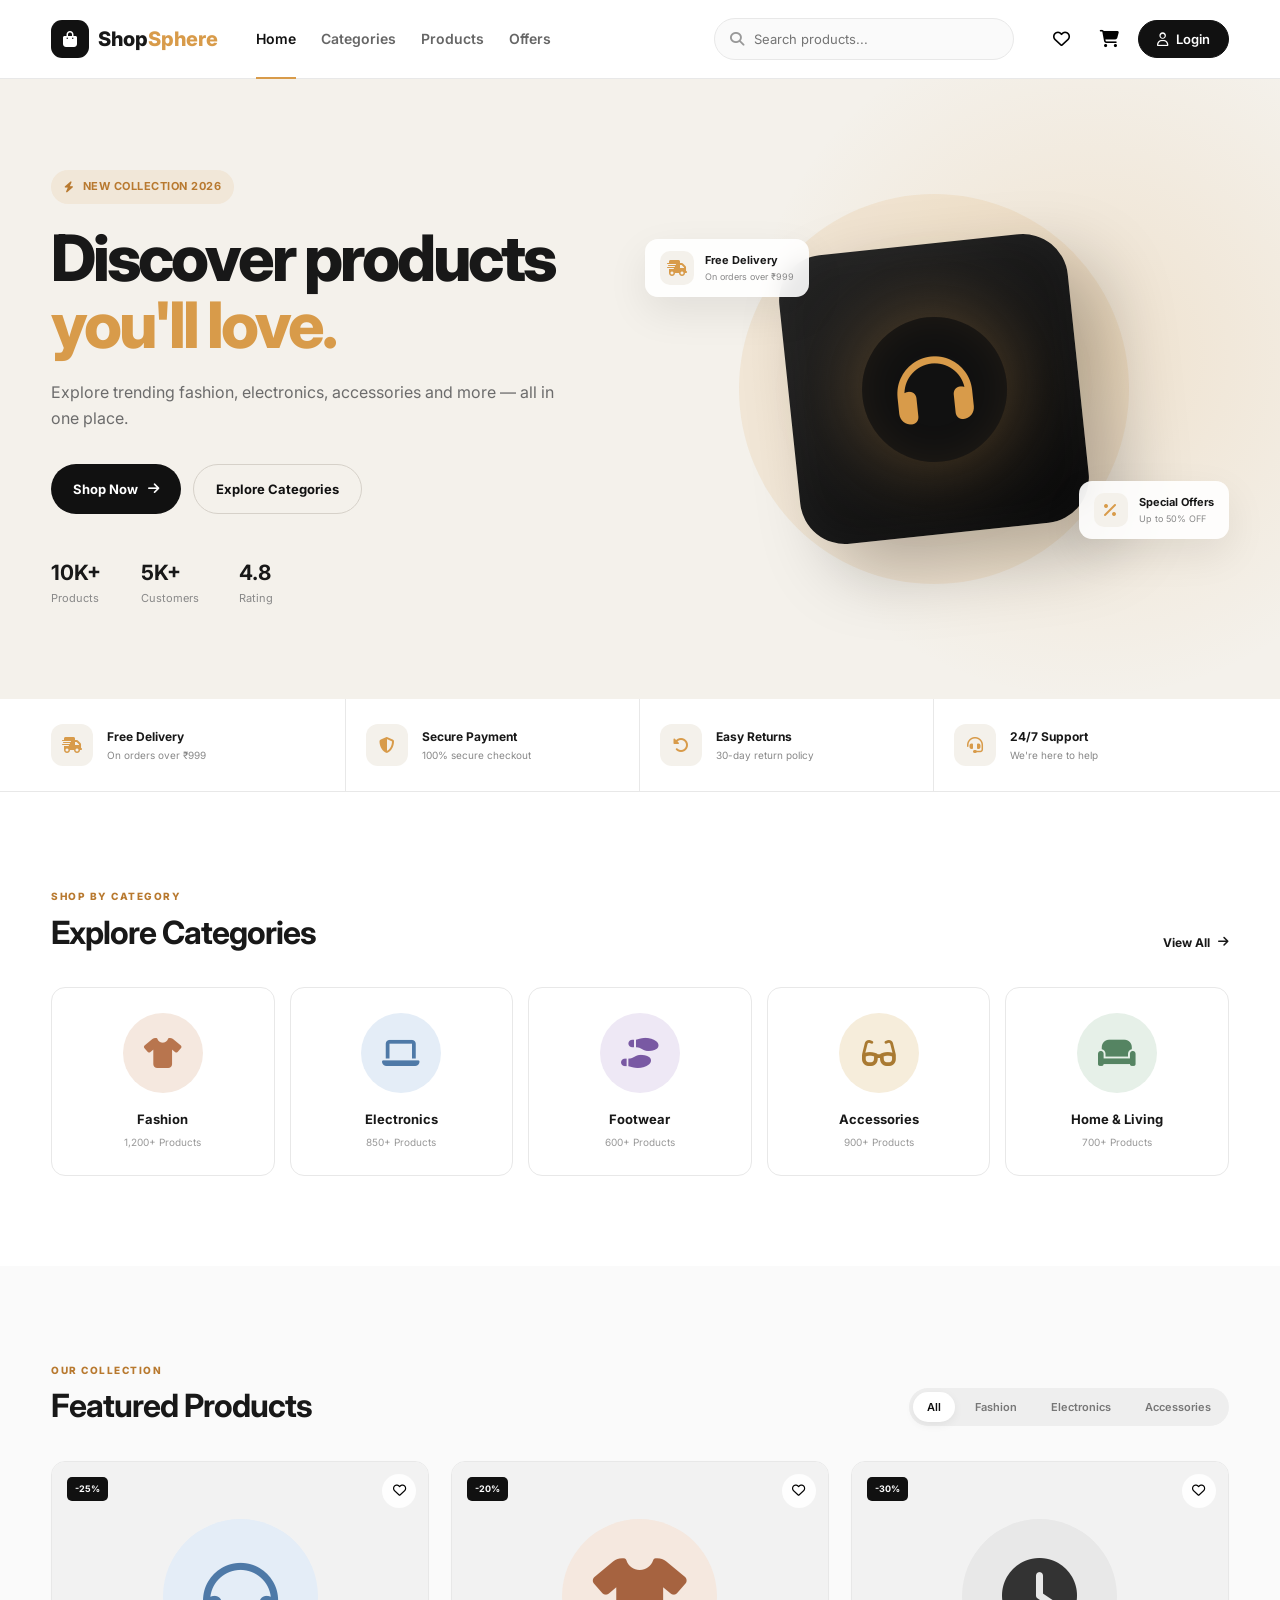
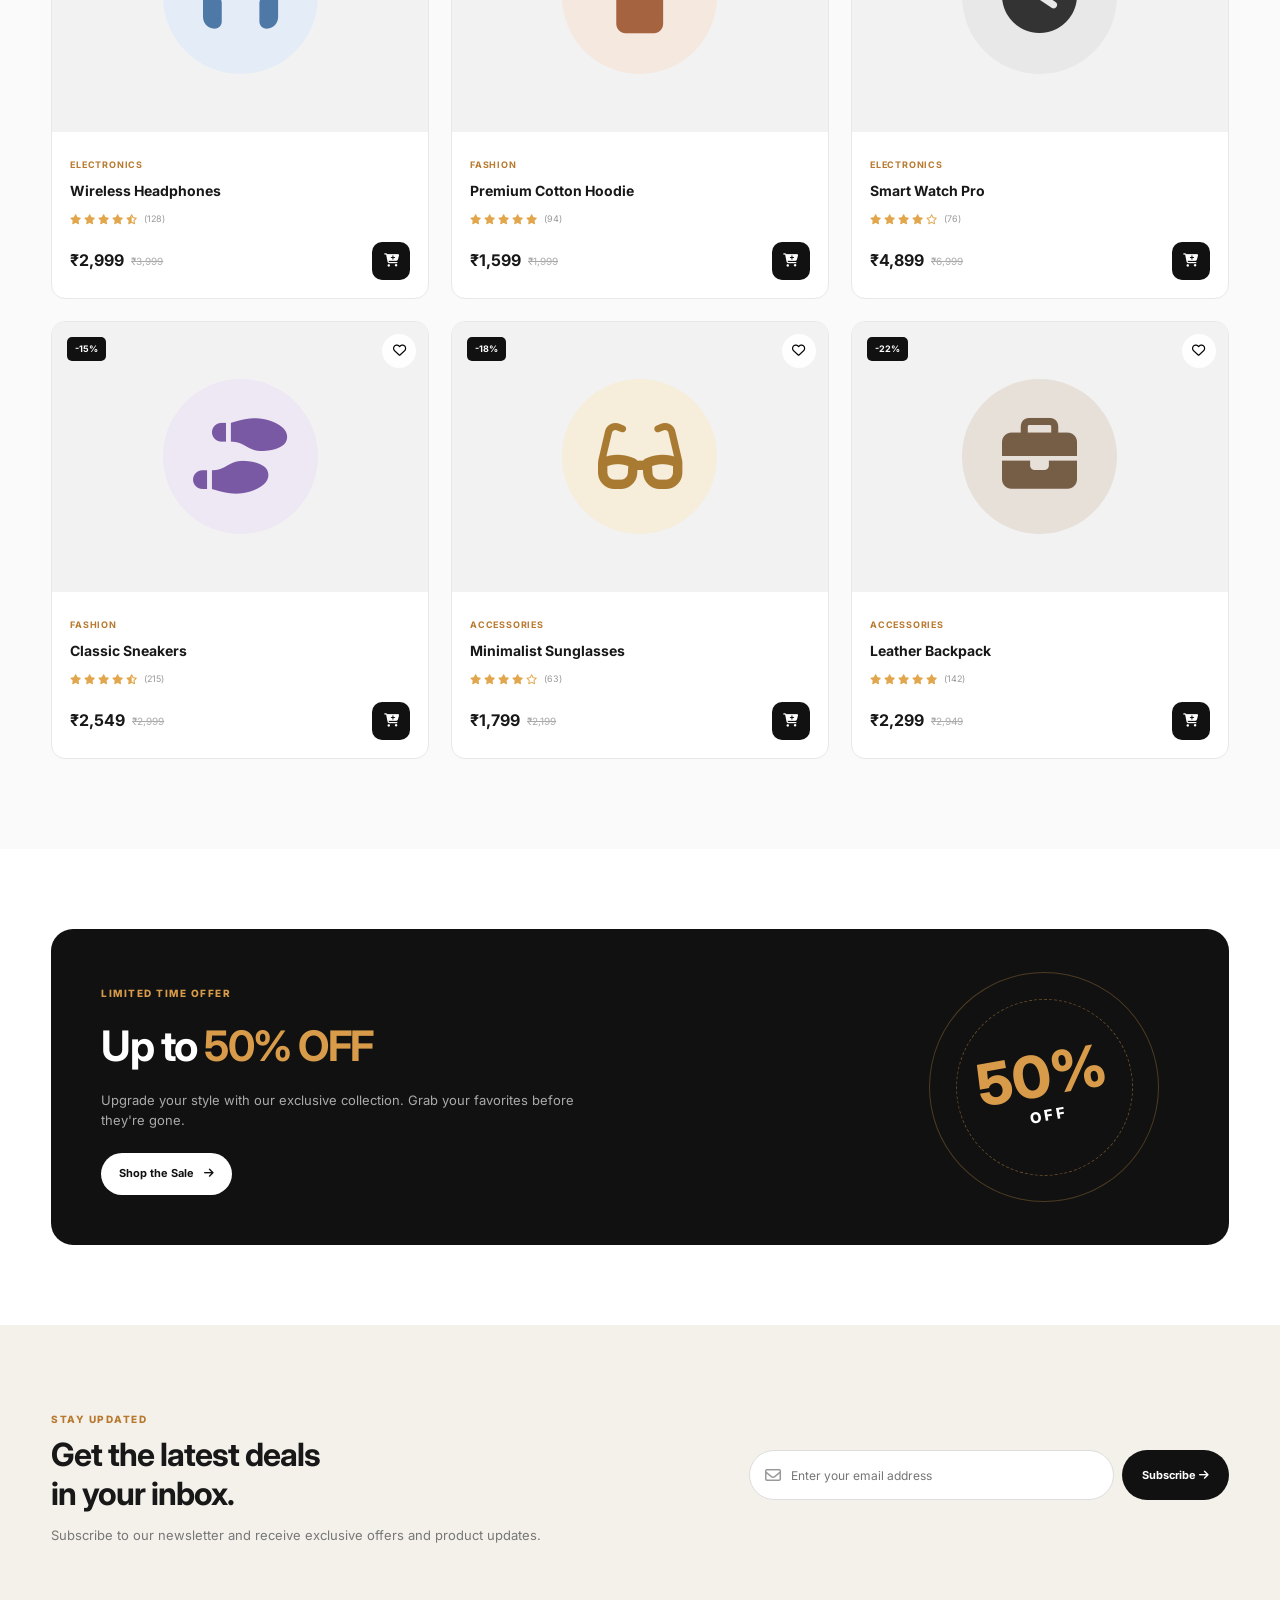
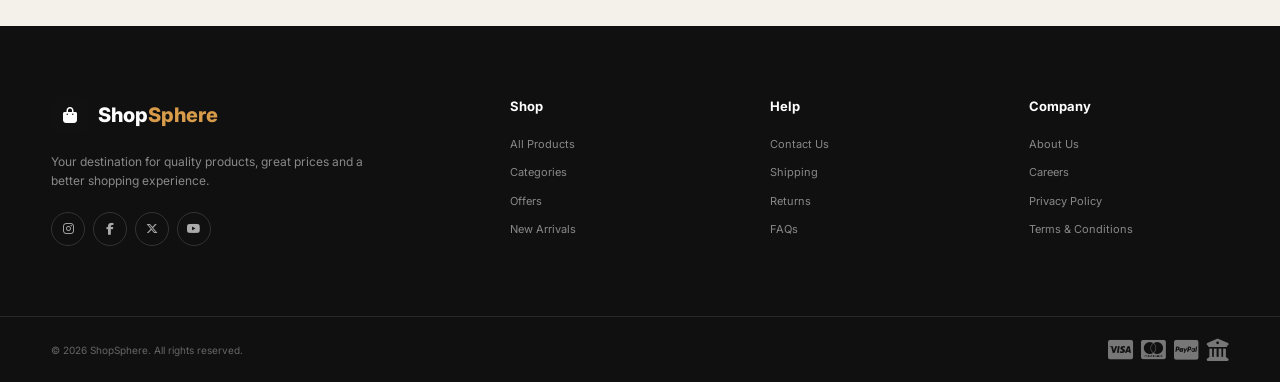
<file: index.html>
<!DOCTYPE html>
<html lang="en">
<head>
    <meta charset="UTF-8">
    <meta name="viewport" content="width=device-width, initial-scale=1.0">

    <meta name="description" content="ShopSphere - Modern online shopping experience">
    <title>ShopSphere | Modern E-Commerce</title>

    <!-- Google Font -->
    <link rel="preconnect" href="https://fonts.googleapis.com">
    <link rel="preconnect" href="https://fonts.gstatic.com" crossorigin>
    <link href="https://fonts.googleapis.com/css2?family=Inter:wght@400;500;600;700;800&display=swap" rel="stylesheet">

    <!-- Icons -->
    <link rel="stylesheet"
          href="https://cdnjs.cloudflare.com/ajax/libs/font-awesome/6.5.2/css/all.min.css">

    <!-- CSS -->
    <link rel="stylesheet" href="css/style.css">
</head>

<body>

<!-- ================= HEADER ================= -->

<header class="header">

    <div class="container nav-container">

        <!-- Logo -->
        <a href="#" class="logo">
            <span class="logo-icon">
                <i class="fa-solid fa-bag-shopping"></i>
            </span>
            <span>Shop<span>Sphere</span></span>
        </a>

        <!-- Desktop Navigation -->
        <nav class="nav-menu">
            <a href="#home" class="active">Home</a>
            <a href="#categories">Categories</a>
            <a href="#products">Products</a>
            <a href="#offers">Offers</a>
        </nav>

        <!-- Search -->
        <div class="search-box">
            <i class="fa-solid fa-magnifying-glass"></i>
            <input
                type="text"
                id="searchInput"
                placeholder="Search products..."
                autocomplete="off"
            >
        </div>

        <!-- Actions -->
        <div class="nav-actions">

            <button class="icon-btn" title="Wishlist">
                <i class="fa-regular fa-heart"></i>
                <span class="badge" id="wishlistCount">0</span>
            </button>

            <button class="icon-btn cart-btn" id="cartButton" title="Shopping Cart">
                <i class="fa-solid fa-cart-shopping"></i>
                <span class="badge" id="cartCount">0</span>
            </button>

            <button class="login-btn" id="loginButton">
                <i class="fa-regular fa-user"></i>
                Login
            </button>

        </div>

        <!-- Mobile Menu -->
        <button class="mobile-menu-btn" id="mobileMenuBtn">
            <i class="fa-solid fa-bars"></i>
        </button>

    </div>

    <!-- Mobile Navigation -->
    <div class="mobile-menu" id="mobileMenu">
        <a href="#home">Home</a>
        <a href="#categories">Categories</a>
        <a href="#products">Products</a>
        <a href="#offers">Offers</a>
        <button id="mobileLogin">
            <i class="fa-regular fa-user"></i>
            Login
        </button>
    </div>

</header>


<!-- ================= HERO ================= -->

<main>

<section class="hero" id="home">

    <div class="container hero-container">

        <div class="hero-content">

            <span class="hero-tag">
                <i class="fa-solid fa-bolt"></i>
                New Collection 2026
            </span>

            <h1>
                Discover products
                <span>you'll love.</span>
            </h1>

            <p>
                Explore trending fashion, electronics, accessories
                and more — all in one place.
            </p>

            <div class="hero-buttons">
                <a href="#products" class="primary-btn">
                    Shop Now
                    <i class="fa-solid fa-arrow-right"></i>
                </a>

                <a href="#categories" class="secondary-btn">
                    Explore Categories
                </a>
            </div>

            <div class="hero-stats">

                <div class="stat">
                    <strong>10K+</strong>
                    <span>Products</span>
                </div>

                <div class="stat">
                    <strong>5K+</strong>
                    <span>Customers</span>
                </div>

                <div class="stat">
                    <strong>4.8</strong>
                    <span>Rating</span>
                </div>

            </div>

        </div>


        <div class="hero-visual">

            <div class="hero-circle"></div>

            <div class="floating-card card-one">
                <i class="fa-solid fa-truck-fast"></i>
                <div>
                    <strong>Free Delivery</strong>
                    <small>On orders over ₹999</small>
                </div>
            </div>

            <div class="floating-card card-two">
                <i class="fa-solid fa-percent"></i>
                <div>
                    <strong>Special Offers</strong>
                    <small>Up to 50% OFF</small>
                </div>
            </div>

            <div class="hero-product">
                <div class="product-glow"></div>
                <span class="hero-product-icon">
                    <i class="fa-solid fa-headphones"></i>
                </span>
            </div>

        </div>

    </div>

</section>


<!-- ================= FEATURES ================= -->

<section class="features">

    <div class="container features-grid">

        <div class="feature-item">
            <div class="feature-icon">
                <i class="fa-solid fa-truck-fast"></i>
            </div>
            <div>
                <h3>Free Delivery</h3>
                <p>On orders over ₹999</p>
            </div>
        </div>

        <div class="feature-item">
            <div class="feature-icon">
                <i class="fa-solid fa-shield-halved"></i>
            </div>
            <div>
                <h3>Secure Payment</h3>
                <p>100% secure checkout</p>
            </div>
        </div>

        <div class="feature-item">
            <div class="feature-icon">
                <i class="fa-solid fa-rotate-left"></i>
            </div>
            <div>
                <h3>Easy Returns</h3>
                <p>30-day return policy</p>
            </div>
        </div>

        <div class="feature-item">
            <div class="feature-icon">
                <i class="fa-solid fa-headset"></i>
            </div>
            <div>
                <h3>24/7 Support</h3>
                <p>We're here to help</p>
            </div>
        </div>

    </div>

</section>


<!-- ================= CATEGORIES ================= -->

<section class="section" id="categories">

    <div class="container">

        <div class="section-header">

            <div>
                <span class="section-label">SHOP BY CATEGORY</span>
                <h2>Explore Categories</h2>
            </div>

            <a href="products.html" class="view-link">
                View All
                <i class="fa-solid fa-arrow-right"></i>
            </a>

        </div>


        <div class="categories-grid">

            <div class="category-card" data-category="Fashion">
                <div class="category-icon fashion">
                    <i class="fa-solid fa-shirt"></i>
                </div>
                <h3>Fashion</h3>
                <p>1,200+ Products</p>
            </div>

            <div class="category-card" data-category="Electronics">
                <div class="category-icon electronics">
                    <i class="fa-solid fa-laptop"></i>
                </div>
                <h3>Electronics</h3>
                <p>850+ Products</p>
            </div>

            <div class="category-card" data-category="Shoes">
                <div class="category-icon shoes">
                    <i class="fa-solid fa-shoe-prints"></i>
                </div>
                <h3>Footwear</h3>
                <p>600+ Products</p>
            </div>

            <div class="category-card" data-category="Accessories">
                <div class="category-icon accessories">
                    <i class="fa-solid fa-glasses"></i>
                </div>
                <h3>Accessories</h3>
                <p>900+ Products</p>
            </div>

            <div class="category-card" data-category="Home">
                <div class="category-icon home">
                    <i class="fa-solid fa-couch"></i>
                </div>
                <h3>Home & Living</h3>
                <p>700+ Products</p>
            </div>

        </div>

    </div>

</section>


<!-- ================= PRODUCTS ================= -->

<section class="section products-section" id="products">

    <div class="container">

        <div class="section-header">

            <div>
                <span class="section-label">OUR COLLECTION</span>
                <h2>Featured Products</h2>
            </div>

            <div class="product-tabs">
                <button class="tab-btn active" data-filter="all">All</button>
                <button class="tab-btn" data-filter="fashion">Fashion</button>
                <button class="tab-btn" data-filter="electronics">Electronics</button>
                <button class="tab-btn" data-filter="accessories">Accessories</button>
            </div>

        </div>


        <div class="products-grid" id="productsGrid">

            <!-- Product 1 -->

            <article class="product-card"
                     data-category="electronics"
                     data-name="Wireless Headphones">

                <div class="product-image">
                    <span class="discount">-25%</span>

                    <button class="wishlist-btn">
                        <i class="fa-regular fa-heart"></i>
                    </button>

                    <div class="product-placeholder headphones">
                        <i class="fa-solid fa-headphones"></i>
                    </div>

                    <button class="quick-view">
                        <i class="fa-regular fa-eye"></i>
                        Quick View
                    </button>
                </div>

                <div class="product-info">

                    <span class="product-category">Electronics</span>

                    <h3>Wireless Headphones</h3>

                    <div class="rating">
                        <span>
                            <i class="fa-solid fa-star"></i>
                            <i class="fa-solid fa-star"></i>
                            <i class="fa-solid fa-star"></i>
                            <i class="fa-solid fa-star"></i>
                            <i class="fa-solid fa-star-half-stroke"></i>
                        </span>
                        <small>(128)</small>
                    </div>

                    <div class="product-bottom">

                        <div class="price">
                            <strong>₹2,999</strong>
                            <del>₹3,999</del>
                        </div>

                        <button class="add-cart"
                                data-product="Wireless Headphones"
                                data-price="2999">
                            <i class="fa-solid fa-cart-plus"></i>
                        </button>

                    </div>

                </div>

            </article>


            <!-- Product 2 -->

            <article class="product-card"
                     data-category="fashion"
                     data-name="Premium Cotton Hoodie">

                <div class="product-image">
                    <span class="discount">-20%</span>

                    <button class="wishlist-btn">
                        <i class="fa-regular fa-heart"></i>
                    </button>

                    <div class="product-placeholder hoodie">
                        <i class="fa-solid fa-shirt"></i>
                    </div>

                    <button class="quick-view">
                        <i class="fa-regular fa-eye"></i>
                        Quick View
                    </button>
                </div>

                <div class="product-info">

                    <span class="product-category">Fashion</span>

                    <h3>Premium Cotton Hoodie</h3>

                    <div class="rating">
                        <span>
                            <i class="fa-solid fa-star"></i>
                            <i class="fa-solid fa-star"></i>
                            <i class="fa-solid fa-star"></i>
                            <i class="fa-solid fa-star"></i>
                            <i class="fa-solid fa-star"></i>
                        </span>
                        <small>(94)</small>
                    </div>

                    <div class="product-bottom">

                        <div class="price">
                            <strong>₹1,599</strong>
                            <del>₹1,999</del>
                        </div>

                        <button class="add-cart"
                                data-product="Premium Cotton Hoodie"
                                data-price="1599">
                            <i class="fa-solid fa-cart-plus"></i>
                        </button>

                    </div>

                </div>

            </article>


            <!-- Product 3 -->

            <article class="product-card"
                     data-category="electronics"
                     data-name="Smart Watch Pro">

                <div class="product-image">
                    <span class="discount">-30%</span>

                    <button class="wishlist-btn">
                        <i class="fa-regular fa-heart"></i>
                    </button>

                    <div class="product-placeholder smartwatch">
                        <i class="fa-solid fa-clock"></i>
                    </div>

                    <button class="quick-view">
                        <i class="fa-regular fa-eye"></i>
                        Quick View
                    </button>
                </div>

                <div class="product-info">

                    <span class="product-category">Electronics</span>

                    <h3>Smart Watch Pro</h3>

                    <div class="rating">
                        <span>
                            <i class="fa-solid fa-star"></i>
                            <i class="fa-solid fa-star"></i>
                            <i class="fa-solid fa-star"></i>
                            <i class="fa-solid fa-star"></i>
                            <i class="fa-regular fa-star"></i>
                        </span>
                        <small>(76)</small>
                    </div>

                    <div class="product-bottom">

                        <div class="price">
                            <strong>₹4,899</strong>
                            <del>₹6,999</del>
                        </div>

                        <button class="add-cart"
                                data-product="Smart Watch Pro"
                                data-price="4899">
                            <i class="fa-solid fa-cart-plus"></i>
                        </button>

                    </div>

                </div>

            </article>


            <!-- Product 4 -->

            <article class="product-card"
                     data-category="fashion"
                     data-name="Classic Sneakers">

                <div class="product-image">
                    <span class="discount">-15%</span>

                    <button class="wishlist-btn">
                        <i class="fa-regular fa-heart"></i>
                    </button>

                    <div class="product-placeholder sneakers">
                        <i class="fa-solid fa-shoe-prints"></i>
                    </div>

                    <button class="quick-view">
                        <i class="fa-regular fa-eye"></i>
                        Quick View
                    </button>
                </div>

                <div class="product-info">

                    <span class="product-category">Fashion</span>

                    <h3>Classic Sneakers</h3>

                    <div class="rating">
                        <span>
                            <i class="fa-solid fa-star"></i>
                            <i class="fa-solid fa-star"></i>
                            <i class="fa-solid fa-star"></i>
                            <i class="fa-solid fa-star"></i>
                            <i class="fa-solid fa-star-half-stroke"></i>
                        </span>
                        <small>(215)</small>
                    </div>

                    <div class="product-bottom">

                        <div class="price">
                            <strong>₹2,549</strong>
                            <del>₹2,999</del>
                        </div>

                        <button class="add-cart"
                                data-product="Classic Sneakers"
                                data-price="2549">
                            <i class="fa-solid fa-cart-plus"></i>
                        </button>

                    </div>

                </div>

            </article>


            <!-- Product 5 -->

            <article class="product-card"
                     data-category="accessories"
                     data-name="Minimalist Sunglasses">

                <div class="product-image">

                    <span class="discount">-18%</span>

                    <button class="wishlist-btn">
                        <i class="fa-regular fa-heart"></i>
                    </button>

                    <div class="product-placeholder sunglasses">
                        <i class="fa-solid fa-glasses"></i>
                    </div>

                    <button class="quick-view">
                        <i class="fa-regular fa-eye"></i>
                        Quick View
                    </button>

                </div>

                <div class="product-info">

                    <span class="product-category">Accessories</span>

                    <h3>Minimalist Sunglasses</h3>

                    <div class="rating">
                        <span>
                            <i class="fa-solid fa-star"></i>
                            <i class="fa-solid fa-star"></i>
                            <i class="fa-solid fa-star"></i>
                            <i class="fa-solid fa-star"></i>
                            <i class="fa-regular fa-star"></i>
                        </span>
                        <small>(63)</small>
                    </div>

                    <div class="product-bottom">

                        <div class="price">
                            <strong>₹1,799</strong>
                            <del>₹2,199</del>
                        </div>

                        <button class="add-cart"
                                data-product="Minimalist Sunglasses"
                                data-price="1799">
                            <i class="fa-solid fa-cart-plus"></i>
                        </button>

                    </div>

                </div>

            </article>


            <!-- Product 6 -->

            <article class="product-card"
                     data-category="accessories"
                     data-name="Leather Backpack">

                <div class="product-image">

                    <span class="discount">-22%</span>

                    <button class="wishlist-btn">
                        <i class="fa-regular fa-heart"></i>
                    </button>

                    <div class="product-placeholder backpack">
                        <i class="fa-solid fa-briefcase"></i>
                    </div>

                    <button class="quick-view">
                        <i class="fa-regular fa-eye"></i>
                        Quick View
                    </button>

                </div>

                <div class="product-info">

                    <span class="product-category">Accessories</span>

                    <h3>Leather Backpack</h3>

                    <div class="rating">
                        <span>
                            <i class="fa-solid fa-star"></i>
                            <i class="fa-solid fa-star"></i>
                            <i class="fa-solid fa-star"></i>
                            <i class="fa-solid fa-star"></i>
                            <i class="fa-solid fa-star"></i>
                        </span>
                        <small>(142)</small>
                    </div>

                    <div class="product-bottom">

                        <div class="price">
                            <strong>₹2,299</strong>
                            <del>₹2,949</del>
                        </div>

                        <button class="add-cart"
                                data-product="Leather Backpack"
                                data-price="2299">
                            <i class="fa-solid fa-cart-plus"></i>
                        </button>

                    </div>

                </div>

            </article>

        </div>


        <div class="empty-state" id="emptyState">
            <i class="fa-solid fa-box-open"></i>
            <h3>No products found</h3>
            <p>Try another search or category.</p>
        </div>

    </div>

</section>


<!-- ================= OFFER ================= -->

<section class="offer-section" id="offers">

    <div class="container">

        <div class="offer-banner">

            <div class="offer-content">

                <span class="offer-label">
                    LIMITED TIME OFFER
                </span>

                <h2>Up to <strong>50% OFF</strong></h2>

                <p>
                    Upgrade your style with our exclusive collection.
                    Grab your favorites before they're gone.
                </p>

                <a href="#products" class="offer-btn">
                    Shop the Sale
                    <i class="fa-solid fa-arrow-right"></i>
                </a>

            </div>


            <div class="offer-decoration">
                <span>50%</span>
                <small>OFF</small>
            </div>

        </div>

    </div>

</section>


<!-- ================= NEWSLETTER ================= -->

<section class="newsletter">

    <div class="container newsletter-container">

        <div class="newsletter-content">

            <span class="section-label">STAY UPDATED</span>

            <h2>Get the latest deals<br>in your inbox.</h2>

            <p>
                Subscribe to our newsletter and receive exclusive
                offers and product updates.
            </p>

        </div>


        <form class="newsletter-form" id="newsletterForm">

            <div class="email-input">
                <i class="fa-regular fa-envelope"></i>

                <input
                    type="email"
                    id="emailInput"
                    placeholder="Enter your email address"
                    required
                >
            </div>

            <button type="submit">
                Subscribe
                <i class="fa-solid fa-arrow-right"></i>
            </button>

        </form>

    </div>

</section>

</main>


<!-- ================= FOOTER ================= -->

<footer class="footer">

    <div class="container footer-grid">

        <div class="footer-brand">

            <a href="#" class="logo">
                <span class="logo-icon">
                    <i class="fa-solid fa-bag-shopping"></i>
                </span>
                <span>Shop<span>Sphere</span></span>
            </a>

            <p>
                Your destination for quality products,
                great prices and a better shopping experience.
            </p>

            <div class="social-links">

                <a href="#" aria-label="Instagram">
                    <i class="fa-brands fa-instagram"></i>
                </a>

                <a href="#" aria-label="Facebook">
                    <i class="fa-brands fa-facebook-f"></i>
                </a>

                <a href="#" aria-label="Twitter">
                    <i class="fa-brands fa-x-twitter"></i>
                </a>

                <a href="#" aria-label="YouTube">
                    <i class="fa-brands fa-youtube"></i>
                </a>

            </div>

        </div>


        <div class="footer-column">

            <h3>Shop</h3>

            <a href="#products">All Products</a>
            <a href="#categories">Categories</a>
            <a href="#offers">Offers</a>
            <a href="#">New Arrivals</a>

        </div>


        <div class="footer-column">

            <h3>Help</h3>

            <a href="#">Contact Us</a>
            <a href="#">Shipping</a>
            <a href="#">Returns</a>
            <a href="#">FAQs</a>

        </div>


        <div class="footer-column">

            <h3>Company</h3>

            <a href="#">About Us</a>
            <a href="#">Careers</a>
            <a href="#">Privacy Policy</a>
            <a href="#">Terms & Conditions</a>

        </div>

    </div>


    <div class="footer-bottom">

        <div class="container footer-bottom-container">

            <p>
                © 2026 ShopSphere. All rights reserved.
            </p>

            <div class="payment-icons">
                <i class="fa-brands fa-cc-visa"></i>
                <i class="fa-brands fa-cc-mastercard"></i>
                <i class="fa-brands fa-cc-paypal"></i>
                <i class="fa-solid fa-building-columns"></i>
            </div>

        </div>

    </div>

</footer>


<!-- ================= TOAST ================= -->

<div class="toast" id="toast">

    <div class="toast-icon">
        <i class="fa-solid fa-check"></i>
    </div>

    <div>
        <strong id="toastTitle">Added to cart</strong>
        <p id="toastMessage">Product added successfully.</p>
    </div>

    <button id="closeToast">
        <i class="fa-solid fa-xmark"></i>
    </button>

</div>


<!-- JavaScript -->
<script src="js/script.js"></script>

</body>
</html>
</file>
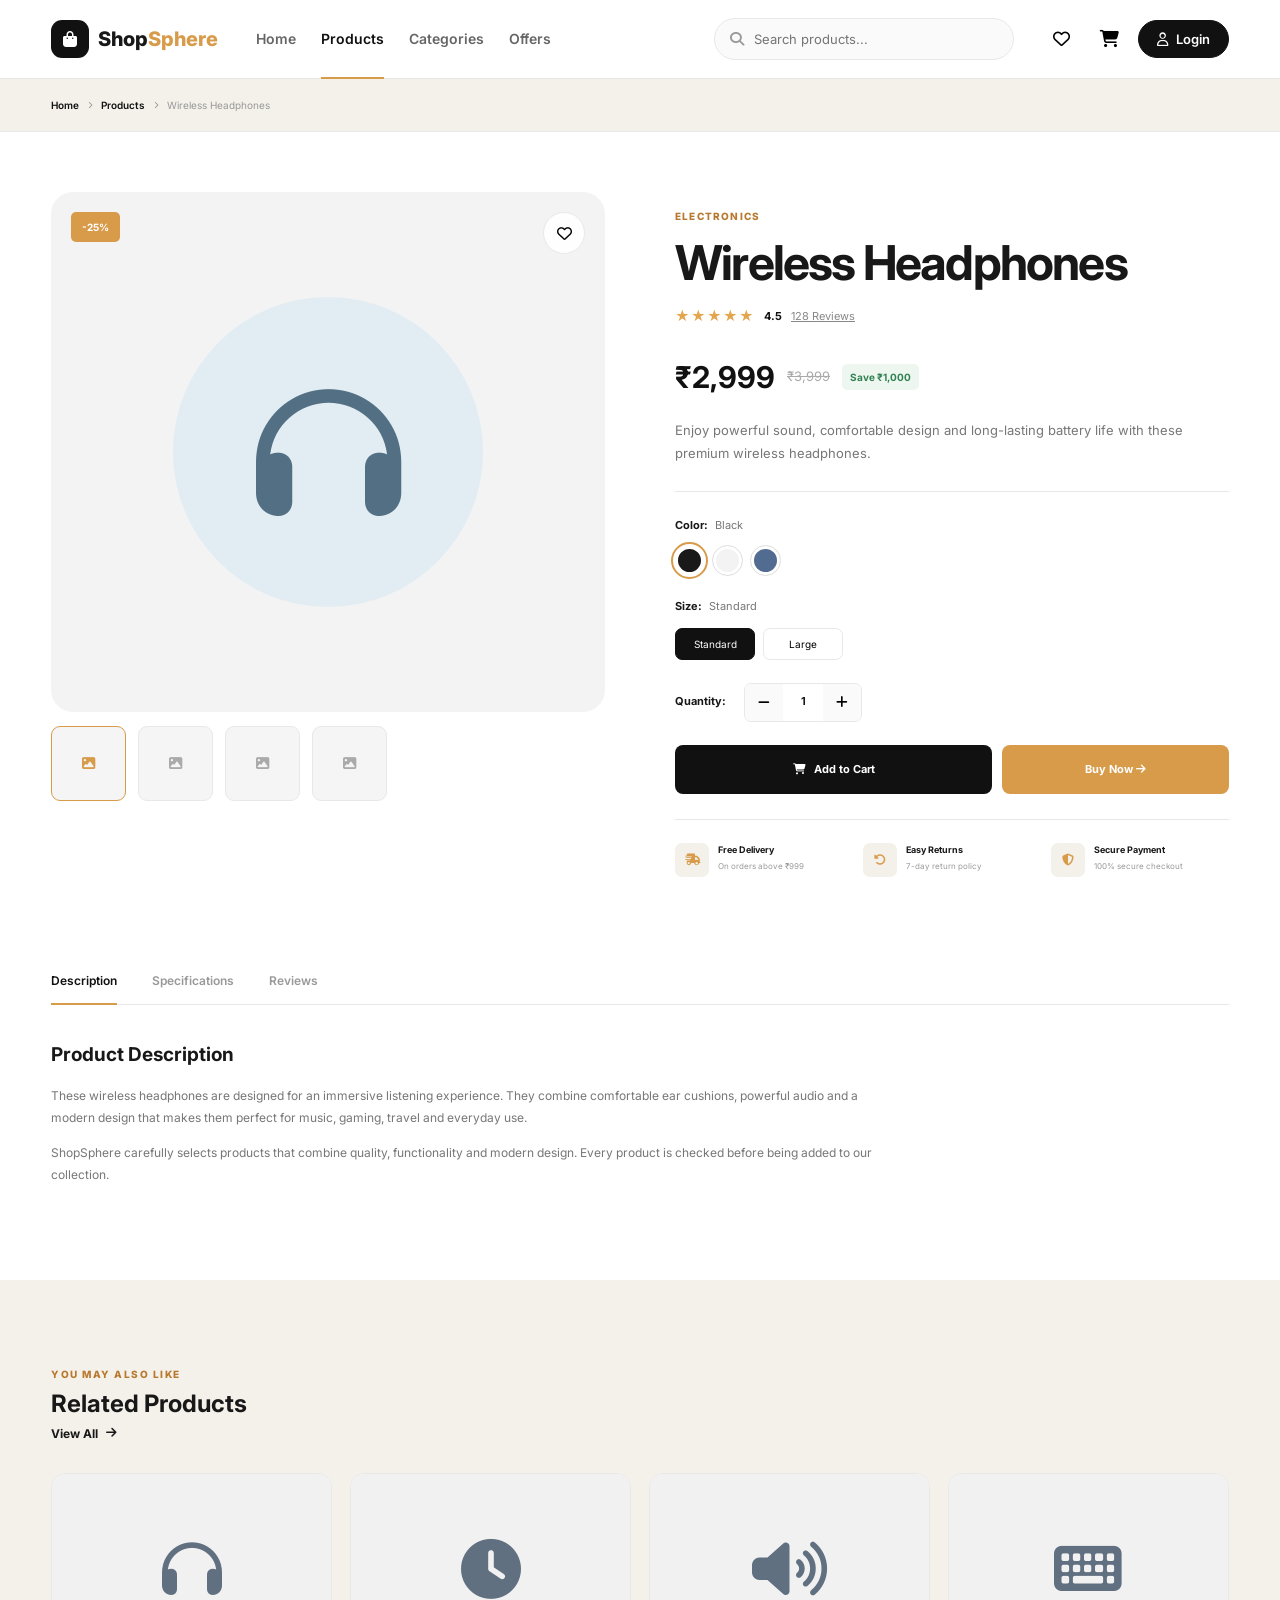
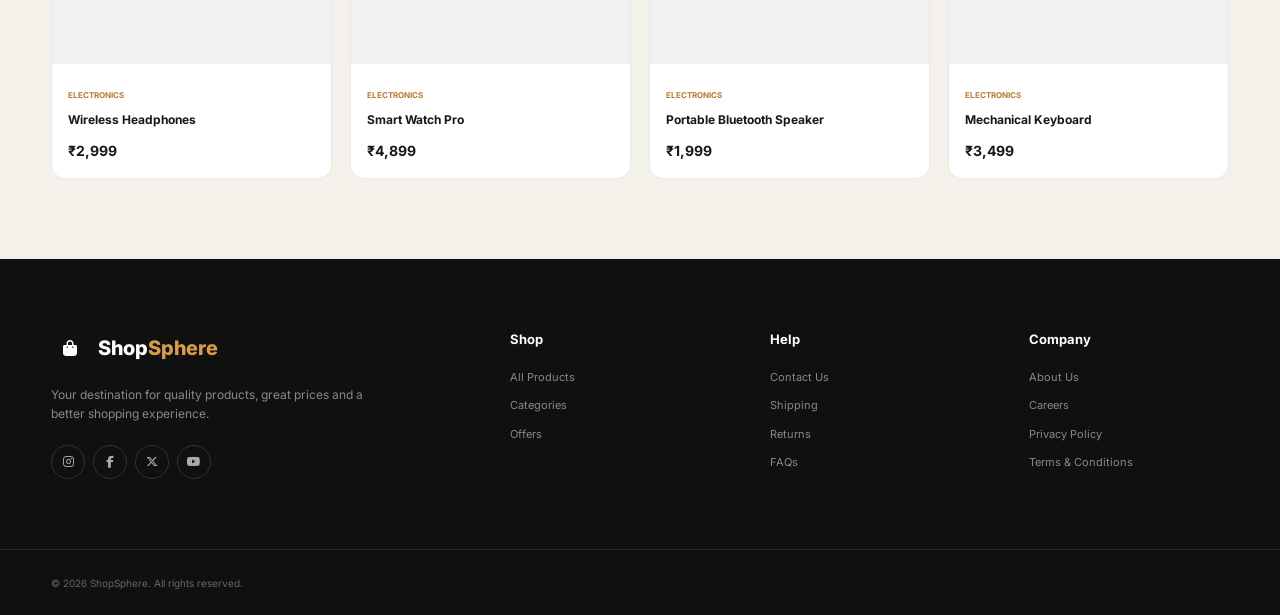
<file: product.html>
<!DOCTYPE html>
<html lang="en">

<head>
    <meta charset="UTF-8">
    <meta name="viewport" content="width=device-width, initial-scale=1.0">

    <meta name="description"
          content="ShopSphere Product Details">

    <title>ShopSphere | Product</title>

    <!-- Google Font -->
    <link rel="preconnect" href="https://fonts.googleapis.com">
    <link rel="preconnect" href="https://fonts.gstatic.com" crossorigin>

    <link href="https://fonts.googleapis.com/css2?family=Inter:wght@400;500;600;700;800&display=swap"
          rel="stylesheet">

    <!-- Font Awesome -->
    <link rel="stylesheet"
          href="https://cdnjs.cloudflare.com/ajax/libs/font-awesome/6.5.2/css/all.min.css">

    <!-- Main CSS -->
    <link rel="stylesheet" href="css/style.css">

    <!-- Product CSS -->
    <link rel="stylesheet" href="css/product.css">
</head>

<body>


<!-- =========================================
     HEADER
========================================= -->

<header class="header">

    <div class="container nav-container">

        <!-- Logo -->

        <a href="index.html" class="logo">

            <span class="logo-icon">
                <i class="fa-solid fa-bag-shopping"></i>
            </span>

            <span>
                Shop<span>Sphere</span>
            </span>

        </a>


        <!-- Navigation -->

        <nav class="nav-menu">

            <a href="index.html">
                Home
            </a>

            <a href="products.html" class="active">
                Products
            </a>

            <a href="index.html#categories">
                Categories
            </a>

            <a href="index.html#offers">
                Offers
            </a>

        </nav>


        <!-- Search -->

        <div class="search-box">

            <i class="fa-solid fa-magnifying-glass"></i>

            <input
                type="text"
                id="productSearch"
                placeholder="Search products..."
                autocomplete="off"
            >

        </div>


        <!-- Actions -->

        <div class="nav-actions">

            <button
                class="icon-btn"
                id="wishlistButton"
                title="Wishlist">

                <i class="fa-regular fa-heart"></i>

                <span
                    class="badge"
                    id="wishlistCount">
                    0
                </span>

            </button>


            <button
                class="icon-btn"
                id="cartButton"
                title="Shopping Cart">

                <i class="fa-solid fa-cart-shopping"></i>

                <span
                    class="badge"
                    id="cartCount">
                    0
                </span>

            </button>


            <button
                class="login-btn"
                id="loginButton">

                <i class="fa-regular fa-user"></i>

                Login

            </button>

        </div>


        <!-- Mobile Menu -->

        <button
            class="mobile-menu-btn"
            id="mobileMenuBtn">

            <i class="fa-solid fa-bars"></i>

        </button>

    </div>


    <!-- Mobile Navigation -->

    <div
        class="mobile-menu"
        id="mobileMenu">

        <a href="index.html">
            Home
        </a>

        <a href="products.html">
            Products
        </a>

        <a href="index.html#categories">
            Categories
        </a>

        <a href="index.html#offers">
            Offers
        </a>

        <button id="mobileLogin">
            <i class="fa-regular fa-user"></i>
            Login
        </button>

    </div>

</header>



<!-- =========================================
     BREADCRUMB
========================================= -->

<section class="product-breadcrumb">

    <div class="container">

        <a href="index.html">
            Home
        </a>

        <i class="fa-solid fa-chevron-right"></i>

        <a href="products.html">
            Products
        </a>

        <i class="fa-solid fa-chevron-right"></i>

        <span id="breadcrumbProduct">
            Product
        </span>

    </div>

</section>



<!-- =========================================
     PRODUCT DETAILS
========================================= -->

<main class="product-details-section">

    <div class="container">

        <div class="product-details">


            <!-- =================================
                 PRODUCT GALLERY
            ================================= -->

            <div class="product-gallery">

                <div class="product-main-image">

                    <span
                        class="product-discount"
                        id="productDiscount">
                        -25%
                    </span>


                    <button
                        class="product-gallery-wishlist"
                        id="galleryWishlist"
                        aria-label="Add to wishlist">

                        <i class="fa-regular fa-heart"></i>

                    </button>


                    <div
                        class="main-product-placeholder"
                        id="mainProductImage">

                        <i class="fa-solid fa-headphones"></i>

                    </div>

                </div>


                <!-- Thumbnails -->

                <div class="product-thumbnails">

                    <button class="thumbnail active">

                        <i class="fa-solid fa-image"></i>

                    </button>

                    <button class="thumbnail">

                        <i class="fa-solid fa-image"></i>

                    </button>

                    <button class="thumbnail">

                        <i class="fa-solid fa-image"></i>

                    </button>

                    <button class="thumbnail">

                        <i class="fa-solid fa-image"></i>

                    </button>

                </div>

            </div>



            <!-- =================================
                 PRODUCT INFORMATION
            ================================= -->

            <div class="product-information">


                <span
                    class="product-category-label"
                    id="productCategory">
                    Electronics
                </span>


                <h1 id="productName">
                    Wireless Headphones
                </h1>


                <!-- Rating -->

                <div class="product-rating-row">

                    <div
                        class="product-stars"
                        id="productStars">

                        ★★★★★

                    </div>

                    <span id="productRating">
                        4.5
                    </span>

                    <a href="#reviews">
                        128 Reviews
                    </a>

                </div>


                <!-- Price -->

                <div class="product-price-row">

                    <strong id="productPrice">
                        ₹2,999
                    </strong>

                    <del id="productOldPrice">
                        ₹3,999
                    </del>

                    <span id="productSave">
                        Save ₹1,000
                    </span>

                </div>


                <p
                    class="product-description"
                    id="productDescription">

                    Enjoy powerful sound, comfortable design and
                    long-lasting battery life with these premium
                    wireless headphones.

                </p>


                <!-- Divider -->

                <div class="product-divider"></div>


                <!-- Color -->

                <div
                    class="product-option"
                    id="colorOption">

                    <div class="option-heading">

                        <strong>
                            Color:
                        </strong>

                        <span id="selectedColor">
                            Black
                        </span>

                    </div>


                    <div class="color-options">

                        <button
                            class="color-btn active"
                            data-color="Black"
                            style="background:#191919;">
                        </button>

                        <button
                            class="color-btn"
                            data-color="White"
                            style="background:#f3f3f3;">
                        </button>

                        <button
                            class="color-btn"
                            data-color="Blue"
                            style="background:#526c91;">
                        </button>

                    </div>

                </div>


                <!-- Size -->

                <div
                    class="product-option"
                    id="sizeOption">

                    <div class="option-heading">

                        <strong>
                            Size:
                        </strong>

                        <span id="selectedSize">
                            Standard
                        </span>

                    </div>


                    <div class="size-options">

                        <button
                            class="size-btn active"
                            data-size="Standard">

                            Standard

                        </button>

                        <button
                            class="size-btn"
                            data-size="Large">

                            Large

                        </button>

                    </div>

                </div>


                <!-- Quantity -->

                <div class="quantity-section">

                    <strong>
                        Quantity:
                    </strong>


                    <div class="quantity-control">

                        <button id="decreaseQuantity">

                            <i class="fa-solid fa-minus"></i>

                        </button>

                        <span id="quantity">
                            1
                        </span>

                        <button id="increaseQuantity">

                            <i class="fa-solid fa-plus"></i>

                        </button>

                    </div>

                </div>


                <!-- Buttons -->

                <div class="product-actions">

                    <button
                        class="add-to-cart-btn"
                        id="addToCart">

                        <i class="fa-solid fa-cart-shopping"></i>

                        Add to Cart

                    </button>


                    <button
                        class="buy-now-btn"
                        id="buyNow">

                        Buy Now

                        <i class="fa-solid fa-arrow-right"></i>

                    </button>

                </div>


                <!-- Benefits -->

                <div class="product-benefits">

                    <div class="benefit">

                        <div class="benefit-icon">
                            <i class="fa-solid fa-truck-fast"></i>
                        </div>

                        <div>
                            <strong>
                                Free Delivery
                            </strong>

                            <span>
                                On orders above ₹999
                            </span>
                        </div>

                    </div>


                    <div class="benefit">

                        <div class="benefit-icon">
                            <i class="fa-solid fa-rotate-left"></i>
                        </div>

                        <div>
                            <strong>
                                Easy Returns
                            </strong>

                            <span>
                                7-day return policy
                            </span>
                        </div>

                    </div>


                    <div class="benefit">

                        <div class="benefit-icon">
                            <i class="fa-solid fa-shield-halved"></i>
                        </div>

                        <div>
                            <strong>
                                Secure Payment
                            </strong>

                            <span>
                                100% secure checkout
                            </span>
                        </div>

                    </div>

                </div>

            </div>

        </div>

    </div>

</main>



<!-- =========================================
     PRODUCT INFORMATION TABS
========================================= -->

<section class="product-info-section">

    <div class="container">

        <div class="info-tabs">

            <button
                class="info-tab active"
                data-tab="description">

                Description

            </button>

            <button
                class="info-tab"
                data-tab="specifications">

                Specifications

            </button>

            <button
                class="info-tab"
                data-tab="reviews">

                Reviews

            </button>

        </div>


        <!-- Description -->

        <div
            class="tab-content active"
            id="description">

            <h2>
                Product Description
            </h2>

            <p id="longDescription">

                Designed for people who want excellent quality
                without compromising on style or comfort.

            </p>

            <p>

                ShopSphere carefully selects products that combine
                quality, functionality and modern design. Every
                product is checked before being added to our
                collection.

            </p>

        </div>


        <!-- Specifications -->

        <div
            class="tab-content"
            id="specifications">

            <h2>
                Specifications
            </h2>


            <div class="specification-table">

                <div>
                    <span>
                        Brand
                    </span>

                    <strong>
                        ShopSphere
                    </strong>
                </div>


                <div>
                    <span>
                        Material
                    </span>

                    <strong>
                        Premium Quality
                    </strong>
                </div>


                <div>
                    <span>
                        Warranty
                    </span>

                    <strong>
                        1 Year
                    </strong>
                </div>


                <div>
                    <span>
                        Country
                    </span>

                    <strong>
                        India
                    </strong>
                </div>

            </div>

        </div>


        <!-- Reviews -->

        <div
            class="tab-content"
            id="reviews">

            <h2>
                Customer Reviews
            </h2>


            <div class="reviews-summary">

                <div class="average-rating">

                    <strong id="reviewAverage">
                        4.5
                    </strong>

                    <div>
                        ★★★★★
                    </div>

                    <span>
                        Based on customer reviews
                    </span>

                </div>


                <div class="rating-bars">

                    <div>
                        <span>5</span>

                        <div>
                            <span style="width:85%"></span>
                        </div>

                        <small>85%</small>
                    </div>


                    <div>
                        <span>4</span>

                        <div>
                            <span style="width:10%"></span>
                        </div>

                        <small>10%</small>
                    </div>


                    <div>
                        <span>3</span>

                        <div>
                            <span style="width:3%"></span>
                        </div>

                        <small>3%</small>
                    </div>


                    <div>
                        <span>2</span>

                        <div>
                            <span style="width:1%"></span>
                        </div>

                        <small>1%</small>
                    </div>


                    <div>
                        <span>1</span>

                        <div>
                            <span style="width:1%"></span>
                        </div>

                        <small>1%</small>
                    </div>

                </div>

            </div>


            <div class="review-card">

                <div class="review-user">

                    <div class="review-avatar">
                        A
                    </div>

                    <div>

                        <strong>
                            Aman
                        </strong>

                        <span>
                            Verified Buyer
                        </span>

                    </div>

                </div>


                <div class="review-stars">
                    ★★★★★
                </div>


                <p>
                    Excellent product. The quality is really good
                    and delivery was fast.
                </p>

            </div>


            <div class="review-card">

                <div class="review-user">

                    <div class="review-avatar">
                        R
                    </div>

                    <div>

                        <strong>
                            Rahul
                        </strong>

                        <span>
                            Verified Buyer
                        </span>

                    </div>

                </div>


                <div class="review-stars">
                    ★★★★☆
                </div>


                <p>
                    Good value for money. The product looks
                    premium and works very well.
                </p>

            </div>

        </div>

    </div>

</section>



<!-- =========================================
     RELATED PRODUCTS
========================================= -->

<section class="related-products">

    <div class="container">

        <div class="section-heading">

            <div>

                <span class="section-label">
                    YOU MAY ALSO LIKE
                </span>

                <h2>
                    Related Products
                </h2>

            </div>


            <a
                href="products.html"
                class="view-link">

                View All

                <i class="fa-solid fa-arrow-right"></i>

            </a>

        </div>


        <div
            class="related-grid"
            id="relatedProducts">

            <!-- Filled by JavaScript -->

        </div>

    </div>

</section>



<!-- =========================================
     FOOTER
========================================= -->

<footer class="footer">

    <div class="container footer-grid">

        <div class="footer-brand">

            <a href="index.html" class="logo">

                <span class="logo-icon">
                    <i class="fa-solid fa-bag-shopping"></i>
                </span>

                <span>
                    Shop<span>Sphere</span>
                </span>

            </a>


            <p>
                Your destination for quality products,
                great prices and a better shopping experience.
            </p>


            <div class="social-links">

                <a href="#">
                    <i class="fa-brands fa-instagram"></i>
                </a>

                <a href="#">
                    <i class="fa-brands fa-facebook-f"></i>
                </a>

                <a href="#">
                    <i class="fa-brands fa-x-twitter"></i>
                </a>

                <a href="#">
                    <i class="fa-brands fa-youtube"></i>
                </a>

            </div>

        </div>


        <div class="footer-column">

            <h3>
                Shop
            </h3>

            <a href="products.html">
                All Products
            </a>

            <a href="index.html#categories">
                Categories
            </a>

            <a href="index.html#offers">
                Offers
            </a>

        </div>


        <div class="footer-column">

            <h3>
                Help
            </h3>

            <a href="#">
                Contact Us
            </a>

            <a href="#">
                Shipping
            </a>

            <a href="#">
                Returns
            </a>

            <a href="#">
                FAQs
            </a>

        </div>


        <div class="footer-column">

            <h3>
                Company
            </h3>

            <a href="#">
                About Us
            </a>

            <a href="#">
                Careers
            </a>

            <a href="#">
                Privacy Policy
            </a>

            <a href="#">
                Terms & Conditions
            </a>

        </div>

    </div>


    <div class="footer-bottom">

        <div class="container footer-bottom-container">

            <p>
                © 2026 ShopSphere. All rights reserved.
            </p>

        </div>

    </div>

</footer>



<!-- =========================================
     TOAST
========================================= -->

<div class="toast" id="toast">

    <div class="toast-icon">

        <i class="fa-solid fa-check"></i>

    </div>


    <div>

        <strong id="toastTitle">
            Success
        </strong>

        <p id="toastMessage">
            Done successfully.
        </p>

    </div>


    <button id="closeToast">

        <i class="fa-solid fa-xmark"></i>

    </button>

</div>



<script src="js/product.js"></script>

</body>
</html>
</file>
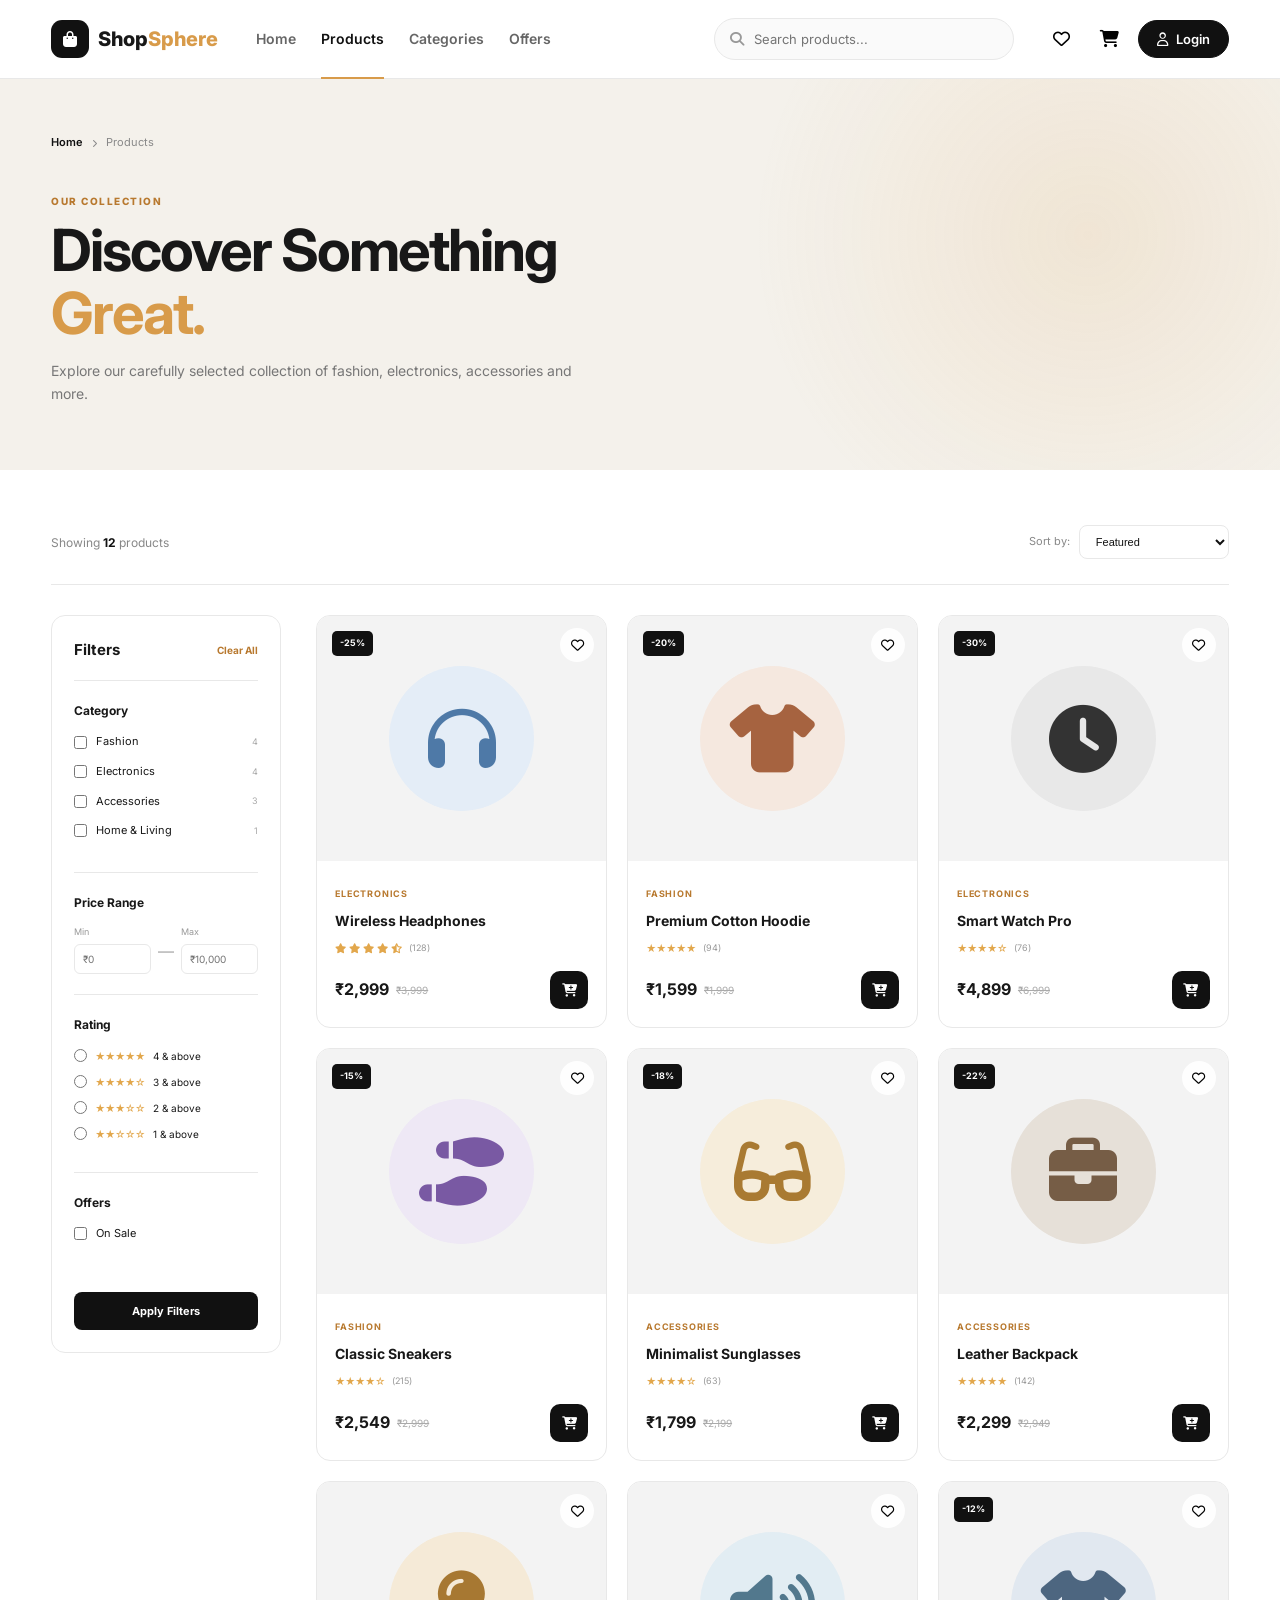
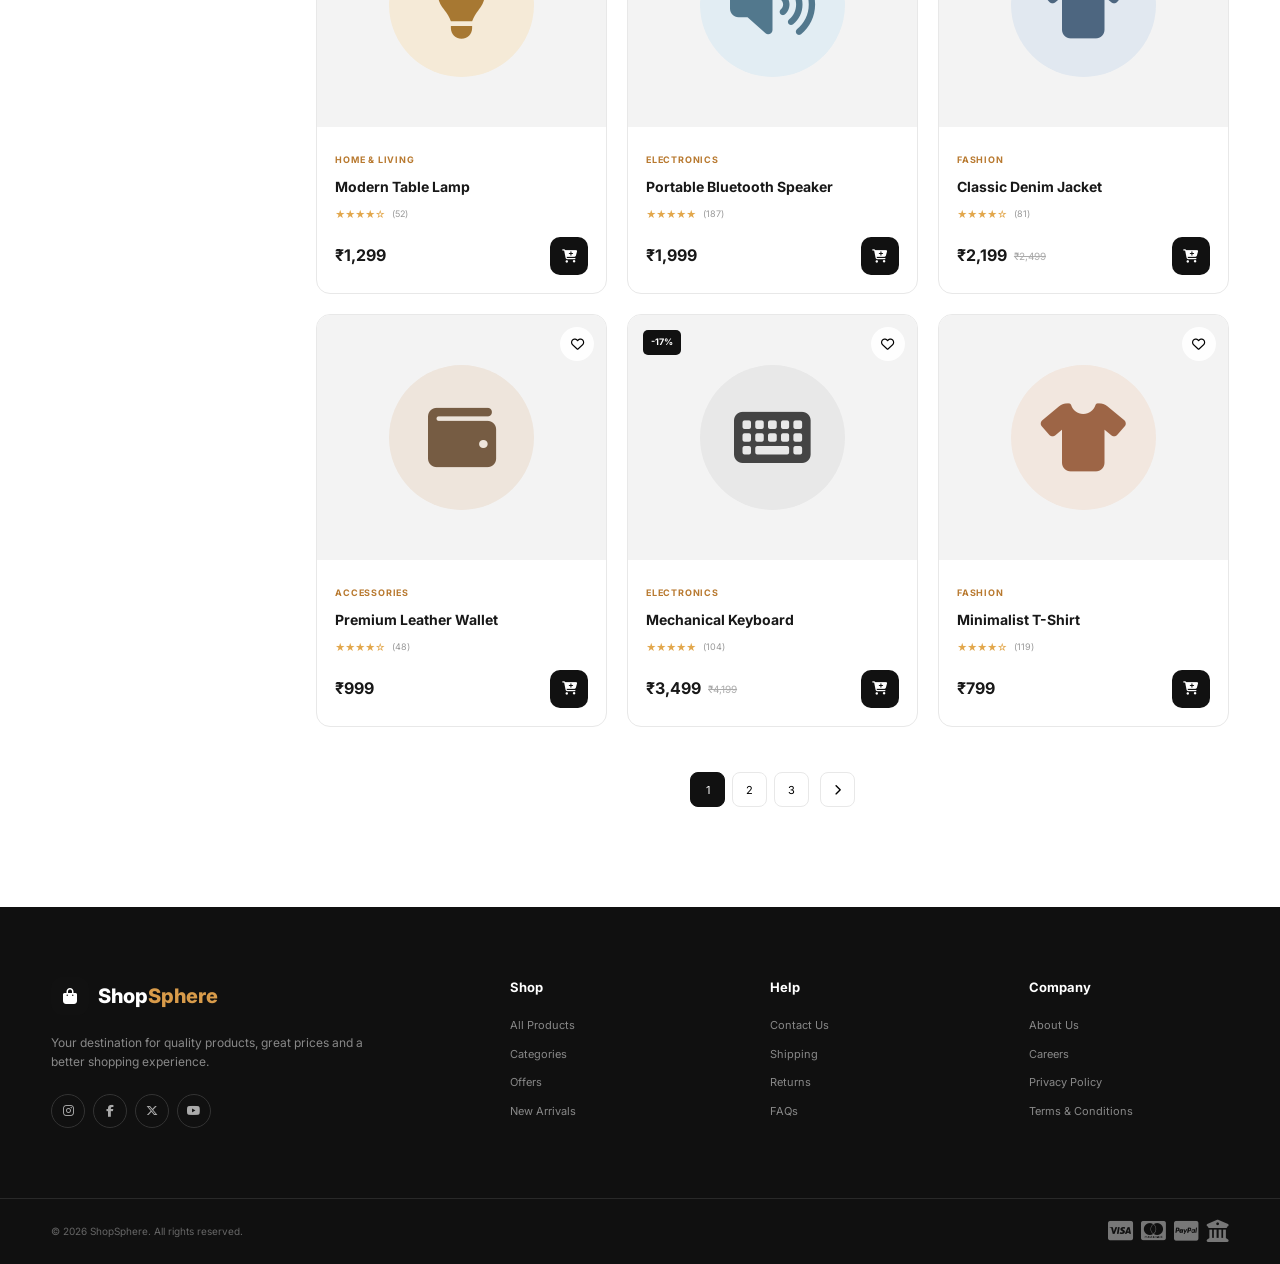
<file: products.html>
<!DOCTYPE html>
<html lang="en">

<head>
    <meta charset="UTF-8">
    <meta name="viewport" content="width=device-width, initial-scale=1.0">

    <meta name="description"
          content="ShopSphere - Explore our complete collection of products">

    <title>ShopSphere | All Products</title>

    <!-- Google Font -->
    <link rel="preconnect" href="https://fonts.googleapis.com">
    <link rel="preconnect" href="https://fonts.gstatic.com" crossorigin>

    <link href="https://fonts.googleapis.com/css2?family=Inter:wght@400;500;600;700;800&display=swap"
          rel="stylesheet">

    <!-- Font Awesome -->
    <link rel="stylesheet"
          href="https://cdnjs.cloudflare.com/ajax/libs/font-awesome/6.5.2/css/all.min.css">

    <!-- Main CSS -->
    <link rel="stylesheet" href="css/style.css">

    <!-- Products CSS -->
    <link rel="stylesheet" href="css/products.css">
</head>


<body>


<!-- =========================================
     HEADER
========================================= -->

<header class="header">

    <div class="container nav-container">

        <!-- Logo -->

        <a href="index.html" class="logo">

            <span class="logo-icon">
                <i class="fa-solid fa-bag-shopping"></i>
            </span>

            <span>
                Shop<span>Sphere</span>
            </span>

        </a>


        <!-- Navigation -->

        <nav class="nav-menu">

            <a href="index.html">
                Home
            </a>

            <a href="products.html" class="active">
                Products
            </a>

            <a href="index.html#categories">
                Categories
            </a>

            <a href="index.html#offers">
                Offers
            </a>

        </nav>


        <!-- Search -->

        <div class="search-box">

            <i class="fa-solid fa-magnifying-glass"></i>

            <input
                type="text"
                id="productSearch"
                placeholder="Search products..."
                autocomplete="off"
            >

        </div>


        <!-- Actions -->

        <div class="nav-actions">

            <button
                class="icon-btn"
                id="wishlistButton"
                title="Wishlist">

                <i class="fa-regular fa-heart"></i>

                <span class="badge"
                      id="wishlistCount">
                    0
                </span>

            </button>


            <button
                class="icon-btn"
                id="cartButton"
                title="Shopping Cart">

                <i class="fa-solid fa-cart-shopping"></i>

                <span class="badge"
                      id="cartCount">
                    0
                </span>

            </button>


            <button
                class="login-btn"
                id="loginButton">

                <i class="fa-regular fa-user"></i>

                Login

            </button>

        </div>


        <!-- Mobile Menu -->

        <button
            class="mobile-menu-btn"
            id="mobileMenuBtn">

            <i class="fa-solid fa-bars"></i>

        </button>

    </div>


    <!-- Mobile Navigation -->

    <div
        class="mobile-menu"
        id="mobileMenu">

        <a href="index.html">
            Home
        </a>

        <a href="products.html">
            Products
        </a>

        <a href="index.html#categories">
            Categories
        </a>

        <a href="index.html#offers">
            Offers
        </a>

        <button id="mobileLogin">
            <i class="fa-regular fa-user"></i>
            Login
        </button>

    </div>

</header>



<!-- =========================================
     PAGE HERO
========================================= -->

<section class="products-hero">

    <div class="container">

        <div class="breadcrumb">

            <a href="index.html">
                Home
            </a>

            <i class="fa-solid fa-chevron-right"></i>

            <span>
                Products
            </span>

        </div>


        <div class="products-hero-content">

            <span class="section-label">
                OUR COLLECTION
            </span>

            <h1>
                Discover Something
                <span>Great.</span>
            </h1>

            <p>
                Explore our carefully selected collection of
                fashion, electronics, accessories and more.
            </p>

        </div>

    </div>

</section>



<!-- =========================================
     PRODUCTS AREA
========================================= -->

<section class="products-page">

    <div class="container">


        <!-- Top Bar -->

        <div class="products-topbar">

            <div>

                <span class="products-count">
                    Showing
                    <strong id="showingCount">
                        12
                    </strong>
                    products
                </span>

            </div>


            <!-- Mobile Filter -->

            <button
                class="mobile-filter-btn"
                id="mobileFilterBtn">

                <i class="fa-solid fa-sliders"></i>

                Filters

            </button>


            <!-- Sort -->

            <div class="sort-box">

                <label for="sortProducts">
                    Sort by:
                </label>

                <select id="sortProducts">

                    <option value="default">
                        Featured
                    </option>

                    <option value="price-low">
                        Price: Low to High
                    </option>

                    <option value="price-high">
                        Price: High to Low
                    </option>

                    <option value="rating">
                        Highest Rated
                    </option>

                    <option value="name">
                        Name: A-Z
                    </option>

                </select>

            </div>

        </div>


        <div class="products-layout">


            <!-- =================================
                 FILTER SIDEBAR
            ================================= -->

            <aside
                class="filter-sidebar"
                id="filterSidebar">


                <div class="filter-header">

                    <h3>
                        Filters
                    </h3>

                    <button
                        id="clearFilters">

                        Clear All

                    </button>

                </div>


                <!-- Category -->

                <div class="filter-group">

                    <h4>
                        Category
                    </h4>


                    <label class="check-option">

                        <input
                            type="checkbox"
                            value="fashion"
                            class="category-filter">

                        <span>
                            Fashion
                        </span>

                        <small>
                            4
                        </small>

                    </label>


                    <label class="check-option">

                        <input
                            type="checkbox"
                            value="electronics"
                            class="category-filter">

                        <span>
                            Electronics
                        </span>

                        <small>
                            4
                        </small>

                    </label>


                    <label class="check-option">

                        <input
                            type="checkbox"
                            value="accessories"
                            class="category-filter">

                        <span>
                            Accessories
                        </span>

                        <small>
                            3
                        </small>

                    </label>


                    <label class="check-option">

                        <input
                            type="checkbox"
                            value="home"
                            class="category-filter">

                        <span>
                            Home & Living
                        </span>

                        <small>
                            1
                        </small>

                    </label>

                </div>



                <!-- Price -->

                <div class="filter-group">

                    <h4>
                        Price Range
                    </h4>


                    <div class="price-range">

                        <div>

                            <label>
                                Min
                            </label>

                            <input
                                type="number"
                                id="minPrice"
                                placeholder="₹0"
                                min="0"
                            >

                        </div>


                        <span>
                            —
                        </span>


                        <div>

                            <label>
                                Max
                            </label>

                            <input
                                type="number"
                                id="maxPrice"
                                placeholder="₹10,000"
                                min="0"
                            >

                        </div>

                    </div>

                </div>



                <!-- Rating -->

                <div class="filter-group">

                    <h4>
                        Rating
                    </h4>


                    <label class="rating-option">

                        <input
                            type="radio"
                            name="rating"
                            value="4"
                        >

                        <span class="stars">
                            ★★★★★
                        </span>

                        <span>
                            4 & above
                        </span>

                    </label>


                    <label class="rating-option">

                        <input
                            type="radio"
                            name="rating"
                            value="3"
                        >

                        <span class="stars">
                            ★★★★☆
                        </span>

                        <span>
                            3 & above
                        </span>

                    </label>


                    <label class="rating-option">

                        <input
                            type="radio"
                            name="rating"
                            value="2"
                        >

                        <span class="stars">
                            ★★★☆☆
                        </span>

                        <span>
                            2 & above
                        </span>

                    </label>


                    <label class="rating-option">

                        <input
                            type="radio"
                            name="rating"
                            value="1"
                        >

                        <span class="stars">
                            ★★☆☆☆
                        </span>

                        <span>
                            1 & above
                        </span>

                    </label>

                </div>



                <!-- Discount -->

                <div class="filter-group">

                    <h4>
                        Offers
                    </h4>


                    <label class="check-option">

                        <input
                            type="checkbox"
                            id="discountFilter"
                        >

                        <span>
                            On Sale
                        </span>

                    </label>

                </div>


                <!-- Apply -->

                <button
                    class="apply-filter-btn"
                    id="applyFilters">

                    Apply Filters

                </button>

            </aside>



            <!-- =================================
                 PRODUCT CONTENT
            ================================= -->

            <div class="products-content">


                <!-- Product Grid -->

                <div
                    class="products-grid"
                    id="productsGrid">


                    <!-- PRODUCT 1 -->

                    <article
                        class="shop-product-card"
                        data-id="wireless-headphones"
                        data-category="electronics"
                        data-name="Wireless Headphones"
                        data-price="2999"
                        data-rating="4.5"
                        data-discount="true">

                        <div class="shop-product-image">

                            <span class="discount">
                                -25%
                            </span>

                            <button class="wishlist-btn">

                                <i class="fa-regular fa-heart"></i>

                            </button>


                            <div class="product-placeholder headphones">

                                <i class="fa-solid fa-headphones"></i>

                            </div>


                            <button class="quick-view">

                                <i class="fa-regular fa-eye"></i>

                                Quick View

                            </button>

                        </div>


                        <div class="product-info">

                            <span class="product-category">
                                Electronics
                            </span>

                            <h3>
                                Wireless Headphones
                            </h3>


                            <div class="rating">

                                <span>

                                    <i class="fa-solid fa-star"></i>
                                    <i class="fa-solid fa-star"></i>
                                    <i class="fa-solid fa-star"></i>
                                    <i class="fa-solid fa-star"></i>
                                    <i class="fa-solid fa-star-half-stroke"></i>

                                </span>

                                <small>
                                    (128)
                                </small>

                            </div>


                            <div class="product-bottom">

                                <div class="price">

                                    <strong>
                                        ₹2,999
                                    </strong>

                                    <del>
                                        ₹3,999
                                    </del>

                                </div>


                                <button
                                    class="add-cart"
                                    data-product="Wireless Headphones">

                                    <i class="fa-solid fa-cart-plus"></i>

                                </button>

                            </div>

                        </div>

                    </article>



                    <!-- PRODUCT 2 -->

                    <article
                        class="shop-product-card"
                        data-id="premium-cotton-hoodie"
                        data-category="fashion"
                        data-name="Premium Cotton Hoodie"
                        data-price="1599"
                        data-rating="5"
                        data-discount="true">

                        <div class="shop-product-image">

                            <span class="discount">
                                -20%
                            </span>

                            <button class="wishlist-btn">

                                <i class="fa-regular fa-heart"></i>

                            </button>


                            <div class="product-placeholder hoodie">

                                <i class="fa-solid fa-shirt"></i>

                            </div>


                            <button class="quick-view">

                                <i class="fa-regular fa-eye"></i>

                                Quick View

                            </button>

                        </div>


                        <div class="product-info">

                            <span class="product-category">
                                Fashion
                            </span>

                            <h3>
                                Premium Cotton Hoodie
                            </h3>


                            <div class="rating">

                                <span>

                                    ★★★★★

                                </span>

                                <small>
                                    (94)
                                </small>

                            </div>


                            <div class="product-bottom">

                                <div class="price">

                                    <strong>
                                        ₹1,599
                                    </strong>

                                    <del>
                                        ₹1,999
                                    </del>

                                </div>


                                <button
                                    class="add-cart"
                                    data-product="Premium Cotton Hoodie">

                                    <i class="fa-solid fa-cart-plus"></i>

                                </button>

                            </div>

                        </div>

                    </article>



                    <!-- PRODUCT 3 -->

                    <article
                        class="shop-product-card"
                        data-id="smart-watch-pro"
                        data-category="electronics"
                        data-name="Smart Watch Pro"
                        data-price="4899"
                        data-rating="4"
                        data-discount="true">

                        <div class="shop-product-image">

                            <span class="discount">
                                -30%
                            </span>

                            <button class="wishlist-btn">

                                <i class="fa-regular fa-heart"></i>

                            </button>


                            <div class="product-placeholder smartwatch">

                                <i class="fa-solid fa-clock"></i>

                            </div>


                            <button class="quick-view">

                                <i class="fa-regular fa-eye"></i>

                                Quick View

                            </button>

                        </div>


                        <div class="product-info">

                            <span class="product-category">
                                Electronics
                            </span>

                            <h3>
                                Smart Watch Pro
                            </h3>


                            <div class="rating">

                                <span>

                                    ★★★★☆

                                </span>

                                <small>
                                    (76)
                                </small>

                            </div>


                            <div class="product-bottom">

                                <div class="price">

                                    <strong>
                                        ₹4,899
                                    </strong>

                                    <del>
                                        ₹6,999
                                    </del>

                                </div>


                                <button
                                    class="add-cart"
                                    data-product="Smart Watch Pro">

                                    <i class="fa-solid fa-cart-plus"></i>

                                </button>

                            </div>

                        </div>

                    </article>



                    <!-- PRODUCT 4 -->

                    <article
                        class="shop-product-card"
                        data-id="classic-sneakers"
                        data-category="fashion"
                        data-name="Classic Sneakers"
                        data-price="2549"
                        data-rating="4.5"
                        data-discount="true">

                        <div class="shop-product-image">

                            <span class="discount">
                                -15%
                            </span>

                            <button class="wishlist-btn">

                                <i class="fa-regular fa-heart"></i>

                            </button>


                            <div class="product-placeholder sneakers">

                                <i class="fa-solid fa-shoe-prints"></i>

                            </div>


                            <button class="quick-view">

                                <i class="fa-regular fa-eye"></i>

                                Quick View

                            </button>

                        </div>


                        <div class="product-info">

                            <span class="product-category">
                                Fashion
                            </span>

                            <h3>
                                Classic Sneakers
                            </h3>


                            <div class="rating">

                                <span>

                                    ★★★★☆

                                </span>

                                <small>
                                    (215)
                                </small>

                            </div>


                            <div class="product-bottom">

                                <div class="price">

                                    <strong>
                                        ₹2,549
                                    </strong>

                                    <del>
                                        ₹2,999
                                    </del>

                                </div>


                                <button
                                    class="add-cart"
                                    data-product="Classic Sneakers">

                                    <i class="fa-solid fa-cart-plus"></i>

                                </button>

                            </div>

                        </div>

                    </article>



                    <!-- PRODUCT 5 -->

                    <article
                        class="shop-product-card"
                        data-id="minimalist-sunglasses"
                        data-category="accessories"
                        data-name="Minimalist Sunglasses"
                        data-price="1799"
                        data-rating="4"
                        data-discount="true">

                        <div class="shop-product-image">

                            <span class="discount">
                                -18%
                            </span>

                            <button class="wishlist-btn">

                                <i class="fa-regular fa-heart"></i>

                            </button>


                            <div class="product-placeholder sunglasses">

                                <i class="fa-solid fa-glasses"></i>

                            </div>


                            <button class="quick-view">

                                <i class="fa-regular fa-eye"></i>

                                Quick View

                            </button>

                        </div>


                        <div class="product-info">

                            <span class="product-category">
                                Accessories
                            </span>

                            <h3>
                                Minimalist Sunglasses
                            </h3>


                            <div class="rating">

                                <span>

                                    ★★★★☆

                                </span>

                                <small>
                                    (63)
                                </small>

                            </div>


                            <div class="product-bottom">

                                <div class="price">

                                    <strong>
                                        ₹1,799
                                    </strong>

                                    <del>
                                        ₹2,199
                                    </del>

                                </div>


                                <button
                                    class="add-cart"
                                    data-product="Minimalist Sunglasses">

                                    <i class="fa-solid fa-cart-plus"></i>

                                </button>

                            </div>

                        </div>

                    </article>



                    <!-- PRODUCT 6 -->

                    <article
                        class="shop-product-card"
                        data-id="leather-backpack"
                        data-category="accessories"
                        data-name="Leather Backpack"
                        data-price="2299"
                        data-rating="5"
                        data-discount="true">

                        <div class="shop-product-image">

                            <span class="discount">
                                -22%
                            </span>

                            <button class="wishlist-btn">

                                <i class="fa-regular fa-heart"></i>

                            </button>


                            <div class="product-placeholder backpack">

                                <i class="fa-solid fa-briefcase"></i>

                            </div>


                            <button class="quick-view">

                                <i class="fa-regular fa-eye"></i>

                                Quick View

                            </button>

                        </div>


                        <div class="product-info">

                            <span class="product-category">
                                Accessories
                            </span>

                            <h3>
                                Leather Backpack
                            </h3>


                            <div class="rating">

                                <span>

                                    ★★★★★

                                </span>

                                <small>
                                    (142)
                                </small>

                            </div>


                            <div class="product-bottom">

                                <div class="price">

                                    <strong>
                                        ₹2,299
                                    </strong>

                                    <del>
                                        ₹2,949
                                    </del>

                                </div>


                                <button
                                    class="add-cart"
                                    data-product="Leather Backpack">

                                    <i class="fa-solid fa-cart-plus"></i>

                                </button>

                            </div>

                        </div>

                    </article>



                    <!-- PRODUCT 7 -->

                    <article
                        class="shop-product-card"
                        data-id="modern-table-lamp"
                        data-category="home"
                        data-name="Modern Table Lamp"
                        data-price="1299"
                        data-rating="4"
                        data-discount="false">

                        <div class="shop-product-image">

                            <button class="wishlist-btn">

                                <i class="fa-regular fa-heart"></i>

                            </button>


                            <div class="product-placeholder lamp">

                                <i class="fa-solid fa-lightbulb"></i>

                            </div>


                            <button class="quick-view">

                                <i class="fa-regular fa-eye"></i>

                                Quick View

                            </button>

                        </div>


                        <div class="product-info">

                            <span class="product-category">
                                Home & Living
                            </span>

                            <h3>
                                Modern Table Lamp
                            </h3>


                            <div class="rating">

                                <span>

                                    ★★★★☆

                                </span>

                                <small>
                                    (52)
                                </small>

                            </div>


                            <div class="product-bottom">

                                <div class="price">

                                    <strong>
                                        ₹1,299
                                    </strong>

                                </div>


                                <button
                                    class="add-cart"
                                    data-product="Modern Table Lamp">

                                    <i class="fa-solid fa-cart-plus"></i>

                                </button>

                            </div>

                        </div>

                    </article>



                    <!-- PRODUCT 8 -->

                    <article
                        class="shop-product-card"
                        data-id="portable-bluetooth-speaker"
                        data-category="electronics"
                        data-name="Portable Bluetooth Speaker"
                        data-price="1999"
                        data-rating="4.5"
                        data-discount="false">

                        <div class="shop-product-image">

                            <button class="wishlist-btn">

                                <i class="fa-regular fa-heart"></i>

                            </button>


                            <div class="product-placeholder speaker">

                                <i class="fa-solid fa-volume-high"></i>

                            </div>


                            <button class="quick-view">

                                <i class="fa-regular fa-eye"></i>

                                Quick View

                            </button>

                        </div>


                        <div class="product-info">

                            <span class="product-category">
                                Electronics
                            </span>

                            <h3>
                                Portable Bluetooth Speaker
                            </h3>


                            <div class="rating">

                                <span>

                                    ★★★★★

                                </span>

                                <small>
                                    (187)
                                </small>

                            </div>


                            <div class="product-bottom">

                                <div class="price">

                                    <strong>
                                        ₹1,999
                                    </strong>

                                </div>


                                <button
                                    class="add-cart"
                                    data-product="Portable Bluetooth Speaker">

                                    <i class="fa-solid fa-cart-plus"></i>

                                </button>

                            </div>

                        </div>

                    </article>



                    <!-- PRODUCT 9 -->

                    <article
                        class="shop-product-card"
                        data-id="classic-denim-jacket"
                        data-category="fashion"
                        data-name="Classic Denim Jacket"
                        data-price="2199"
                        data-rating="4.5"
                        data-discount="true">

                        <div class="shop-product-image">

                            <span class="discount">
                                -12%
                            </span>

                            <button class="wishlist-btn">

                                <i class="fa-regular fa-heart"></i>

                            </button>


                            <div class="product-placeholder jacket">

                                <i class="fa-solid fa-shirt"></i>

                            </div>


                            <button class="quick-view">

                                <i class="fa-regular fa-eye"></i>

                                Quick View

                            </button>

                        </div>


                        <div class="product-info">

                            <span class="product-category">
                                Fashion
                            </span>

                            <h3>
                                Classic Denim Jacket
                            </h3>


                            <div class="rating">

                                <span>

                                    ★★★★☆

                                </span>

                                <small>
                                    (81)
                                </small>

                            </div>


                            <div class="product-bottom">

                                <div class="price">

                                    <strong>
                                        ₹2,199
                                    </strong>

                                    <del>
                                        ₹2,499
                                    </del>

                                </div>


                                <button
                                    class="add-cart"
                                    data-product="Classic Denim Jacket">

                                    <i class="fa-solid fa-cart-plus"></i>

                                </button>

                            </div>

                        </div>

                    </article>



                    <!-- PRODUCT 10 -->

                    <article
                        class="shop-product-card"
                        data-id="premium-leather-wallet"
                        data-category="accessories"
                        data-name="Premium Leather Wallet"
                        data-price="999"
                        data-rating="4"
                        data-discount="false">

                        <div class="shop-product-image">

                            <button class="wishlist-btn">

                                <i class="fa-regular fa-heart"></i>

                            </button>


                            <div class="product-placeholder wallet">

                                <i class="fa-solid fa-wallet"></i>

                            </div>


                            <button class="quick-view">

                                <i class="fa-regular fa-eye"></i>

                                Quick View

                            </button>

                        </div>


                        <div class="product-info">

                            <span class="product-category">
                                Accessories
                            </span>

                            <h3>
                                Premium Leather Wallet
                            </h3>


                            <div class="rating">

                                <span>

                                    ★★★★☆

                                </span>

                                <small>
                                    (48)
                                </small>

                            </div>


                            <div class="product-bottom">

                                <div class="price">

                                    <strong>
                                        ₹999
                                    </strong>

                                </div>


                                <button
                                    class="add-cart"
                                    data-product="Premium Leather Wallet">

                                    <i class="fa-solid fa-cart-plus"></i>

                                </button>

                            </div>

                        </div>

                    </article>



                    <!-- PRODUCT 11 -->

                    <article
                        class="shop-product-card"
                        data-id="mechanical-keyboard"
                        data-category="electronics"
                        data-name="Mechanical Keyboard"
                        data-price="3499"
                        data-rating="5"
                        data-discount="true">

                        <div class="shop-product-image">

                            <span class="discount">
                                -17%
                            </span>

                            <button class="wishlist-btn">

                                <i class="fa-regular fa-heart"></i>

                            </button>


                            <div class="product-placeholder keyboard">

                                <i class="fa-solid fa-keyboard"></i>

                            </div>


                            <button class="quick-view">

                                <i class="fa-regular fa-eye"></i>

                                Quick View

                            </button>

                        </div>


                        <div class="product-info">

                            <span class="product-category">
                                Electronics
                            </span>

                            <h3>
                                Mechanical Keyboard
                            </h3>


                            <div class="rating">

                                <span>

                                    ★★★★★

                                </span>

                                <small>
                                    (104)
                                </small>

                            </div>


                            <div class="product-bottom">

                                <div class="price">

                                    <strong>
                                        ₹3,499
                                    </strong>

                                    <del>
                                        ₹4,199
                                    </del>

                                </div>


                                <button
                                    class="add-cart"
                                    data-product="Mechanical Keyboard">

                                    <i class="fa-solid fa-cart-plus"></i>

                                </button>

                            </div>

                        </div>

                    </article>



                    <!-- PRODUCT 12 -->

                    <article
                        class="shop-product-card"
                        data-id="minimalist-t-shirt"
                        data-category="fashion"
                        data-name="Minimalist T-Shirt"
                        data-price="799"
                        data-rating="4"
                        data-discount="false">

                        <div class="shop-product-image">

                            <button class="wishlist-btn">

                                <i class="fa-regular fa-heart"></i>

                            </button>


                            <div class="product-placeholder tshirt">

                                <i class="fa-solid fa-shirt"></i>

                            </div>


                            <button class="quick-view">

                                <i class="fa-regular fa-eye"></i>

                                Quick View

                            </button>

                        </div>


                        <div class="product-info">

                            <span class="product-category">
                                Fashion
                            </span>

                            <h3>
                                Minimalist T-Shirt
                            </h3>


                            <div class="rating">

                                <span>

                                    ★★★★☆

                                </span>

                                <small>
                                    (119)
                                </small>

                            </div>


                            <div class="product-bottom">

                                <div class="price">

                                    <strong>
                                        ₹799
                                    </strong>

                                </div>


                                <button
                                    class="add-cart"
                                    data-product="Minimalist T-Shirt">

                                    <i class="fa-solid fa-cart-plus"></i>

                                </button>

                            </div>

                        </div>

                    </article>


                </div>



                <!-- Empty -->

                <div
                    class="products-empty"
                    id="productsEmpty">

                    <i class="fa-solid fa-box-open"></i>

                    <h3>
                        No products found
                    </h3>

                    <p>
                        Try changing your filters or search term.
                    </p>

                    <button id="emptyClearBtn">
                        Clear Filters
                    </button>

                </div>



                <!-- Pagination -->

                <div class="pagination">

                    <button class="page-btn active">
                        1
                    </button>

                    <button class="page-btn">
                        2
                    </button>

                    <button class="page-btn">
                        3
                    </button>

                    <button class="page-btn next">
                        <i class="fa-solid fa-chevron-right"></i>
                    </button>

                </div>


            </div>

        </div>

    </div>

</section>



<!-- =========================================
     FOOTER
========================================= -->

<footer class="footer">

    <div class="container footer-grid">

        <div class="footer-brand">

            <a href="index.html" class="logo">

                <span class="logo-icon">
                    <i class="fa-solid fa-bag-shopping"></i>
                </span>

                <span>
                    Shop<span>Sphere</span>
                </span>

            </a>


            <p>
                Your destination for quality products,
                great prices and a better shopping experience.
            </p>


            <div class="social-links">

                <a href="#">
                    <i class="fa-brands fa-instagram"></i>
                </a>

                <a href="#">
                    <i class="fa-brands fa-facebook-f"></i>
                </a>

                <a href="#">
                    <i class="fa-brands fa-x-twitter"></i>
                </a>

                <a href="#">
                    <i class="fa-brands fa-youtube"></i>
                </a>

            </div>

        </div>


        <div class="footer-column">

            <h3>
                Shop
            </h3>

            <a href="products.html">
                All Products
            </a>

            <a href="index.html#categories">
                Categories
            </a>

            <a href="index.html#offers">
                Offers
            </a>

            <a href="#">
                New Arrivals
            </a>

        </div>


        <div class="footer-column">

            <h3>
                Help
            </h3>

            <a href="#">
                Contact Us
            </a>

            <a href="#">
                Shipping
            </a>

            <a href="#">
                Returns
            </a>

            <a href="#">
                FAQs
            </a>

        </div>


        <div class="footer-column">

            <h3>
                Company
            </h3>

            <a href="#">
                About Us
            </a>

            <a href="#">
                Careers
            </a>

            <a href="#">
                Privacy Policy
            </a>

            <a href="#">
                Terms & Conditions
            </a>

        </div>

    </div>


    <div class="footer-bottom">

        <div class="container footer-bottom-container">

            <p>
                © 2026 ShopSphere. All rights reserved.
            </p>


            <div class="payment-icons">

                <i class="fa-brands fa-cc-visa"></i>

                <i class="fa-brands fa-cc-mastercard"></i>

                <i class="fa-brands fa-cc-paypal"></i>

                <i class="fa-solid fa-building-columns"></i>

            </div>

        </div>

    </div>

</footer>



<!-- =========================================
     TOAST
========================================= -->

<div class="toast" id="toast">

    <div class="toast-icon">

        <i class="fa-solid fa-check"></i>

    </div>


    <div>

        <strong id="toastTitle">
            Added to cart
        </strong>

        <p id="toastMessage">
            Product added successfully.
        </p>

    </div>


    <button id="closeToast">

        <i class="fa-solid fa-xmark"></i>

    </button>

</div>



<script src="js/products.js"></script>

</body>
</html>
</file>
<file: css/style.css>
/* =========================================
   SHOPSPHERE - GLOBAL STYLES
========================================= */

:root {
    --primary: #111111;
    --secondary: #f4f1eb;
    --accent: #d89b4a;
    --accent-dark: #b8792f;

    --text: #181818;
    --text-light: #777777;
    --white: #ffffff;
    --border: #e8e8e8;
    --background: #fafafa;

    --success: #2e9b62;

    --container: 1200px;

    --radius-sm: 8px;
    --radius-md: 14px;
    --radius-lg: 22px;

    --shadow-sm: 0 5px 20px rgba(0, 0, 0, 0.05);
    --shadow-md: 0 15px 40px rgba(0, 0, 0, 0.08);

    --transition: 0.3s ease;
}


/* =========================================
   RESET
========================================= */

* {
    margin: 0;
    padding: 0;
    box-sizing: border-box;
}

html {
    scroll-behavior: smooth;
}

body {
    font-family: "Inter", sans-serif;
    color: var(--text);
    background: var(--white);
    line-height: 1.6;
}

button,
input {
    font-family: inherit;
}

button {
    cursor: pointer;
}

a {
    text-decoration: none;
    color: inherit;
}

img {
    max-width: 100%;
    display: block;
}

.container {
    width: min(92%, var(--container));
    margin: auto;
}


/* =========================================
   HEADER
========================================= */

.header {
    position: sticky;
    top: 0;
    z-index: 1000;

    background: rgba(255, 255, 255, 0.96);
    backdrop-filter: blur(15px);

    border-bottom: 1px solid var(--border);
}

.nav-container {
    height: 78px;

    display: flex;
    align-items: center;
    gap: 28px;
}


/* Logo */

.logo {
    display: flex;
    align-items: center;
    gap: 9px;

    font-size: 20px;
    font-weight: 800;
    white-space: nowrap;
}

.logo > span:last-child > span {
    color: var(--accent);
}

.logo-icon {
    width: 38px;
    height: 38px;

    display: grid;
    place-items: center;

    border-radius: 11px;

    color: var(--white);
    background: var(--primary);

    font-size: 16px;
}


/* Navigation */

.nav-menu {
    display: flex;
    align-items: center;
    gap: 25px;
    margin-left: 10px;
}

.nav-menu a {
    position: relative;

    font-size: 14px;
    font-weight: 600;

    color: #666;

    transition: var(--transition);
}

.nav-menu a:hover,
.nav-menu a.active {
    color: var(--primary);
}

.nav-menu a.active::after {
    content: "";

    position: absolute;

    left: 0;
    bottom: -29px;

    width: 100%;
    height: 2px;

    background: var(--accent);
}


/* Search */

.search-box {
    height: 42px;
    flex: 1;

    max-width: 300px;

    display: flex;
    align-items: center;
    gap: 10px;

    margin-left: auto;

    padding: 0 15px;

    border: 1px solid var(--border);
    border-radius: 50px;

    background: #fafafa;

    transition: var(--transition);
}

.search-box:focus-within {
    border-color: var(--accent);
    background: var(--white);
}

.search-box i {
    color: #999;
    font-size: 14px;
}

.search-box input {
    width: 100%;

    border: none;
    outline: none;

    background: transparent;

    font-size: 13px;
}


/* Actions */

.nav-actions {
    display: flex;
    align-items: center;
    gap: 8px;
}

.icon-btn {
    position: relative;

    width: 40px;
    height: 40px;

    border: none;
    background: transparent;

    border-radius: 50%;

    font-size: 17px;

    transition: var(--transition);
}

.icon-btn:hover {
    background: var(--secondary);
}

.badge {
    position: absolute;

    top: 0;
    right: 0;

    min-width: 16px;
    height: 16px;

    display: grid;
    place-items: center;

    padding: 0 4px;

    border-radius: 50px;

    background: var(--accent);
    color: var(--white);

    font-size: 9px;
    font-weight: 700;
}

.login-btn {
    display: flex;
    align-items: center;
    gap: 8px;

    padding: 10px 18px;

    border: 1px solid var(--primary);
    border-radius: 50px;

    background: var(--primary);
    color: var(--white);

    font-size: 13px;
    font-weight: 600;

    transition: var(--transition);
}

.login-btn:hover {
    background: transparent;
    color: var(--primary);
}


/* Mobile Menu */

.mobile-menu-btn {
    display: none;

    width: 40px;
    height: 40px;

    border: none;
    background: transparent;

    font-size: 20px;
}

.mobile-menu {
    display: none;
}


/* =========================================
   HERO
========================================= */

.hero {
    min-height: 620px;

    display: flex;
    align-items: center;

    overflow: hidden;

    background:
        radial-gradient(
            circle at 85% 45%,
            rgba(216, 155, 74, 0.18),
            transparent 30%
        ),
        var(--secondary);
}

.hero-container {
    min-height: 620px;

    display: grid;
    grid-template-columns: 1fr 1fr;

    align-items: center;
}


/* Hero Content */

.hero-content {
    max-width: 600px;
}

.hero-tag {
    display: inline-flex;
    align-items: center;
    gap: 8px;

    margin-bottom: 20px;
    padding: 8px 13px;

    border-radius: 50px;

    background: rgba(216, 155, 74, 0.12);
    color: var(--accent-dark);

    font-size: 11px;
    font-weight: 700;
    letter-spacing: 0.5px;
    text-transform: uppercase;
}

.hero-content h1 {
    max-width: 600px;

    font-size: clamp(42px, 5vw, 68px);
    line-height: 1.05;
    letter-spacing: -3px;
    font-weight: 800;
}

.hero-content h1 span {
    color: var(--accent);
}

.hero-content p {
    max-width: 520px;

    margin-top: 22px;

    color: #6c6c6c;

    font-size: 16px;
}

.hero-buttons {
    display: flex;
    gap: 12px;

    margin-top: 32px;
}

.primary-btn,
.secondary-btn {
    display: inline-flex;
    align-items: center;
    justify-content: center;
    gap: 10px;

    padding: 14px 22px;

    border-radius: 50px;

    font-size: 13px;
    font-weight: 700;

    transition: var(--transition);
}

.primary-btn {
    background: var(--primary);
    color: var(--white);
}

.primary-btn:hover {
    transform: translateY(-2px);
    background: var(--accent);
}

.secondary-btn {
    border: 1px solid #d6d1c9;
    color: var(--primary);
}

.secondary-btn:hover {
    background: var(--white);
}


/* Stats */

.hero-stats {
    display: flex;
    gap: 40px;

    margin-top: 42px;
}

.stat {
    display: flex;
    flex-direction: column;
}

.stat strong {
    font-size: 21px;
}

.stat span {
    color: #888;
    font-size: 11px;
}


/* Hero Visual */

.hero-visual {
    position: relative;

    height: 500px;

    display: grid;
    place-items: center;
}

.hero-circle {
    position: absolute;

    width: 390px;
    height: 390px;

    border-radius: 50%;

    background: rgba(216, 155, 74, 0.13);
}

.hero-product {
    position: relative;
    z-index: 2;

    width: 290px;
    height: 290px;

    display: grid;
    place-items: center;

    border-radius: 45px;

    background: linear-gradient(
        145deg,
        #242424,
        #080808
    );

    box-shadow:
        30px 30px 70px rgba(0, 0, 0, 0.25),
        inset 0 0 50px rgba(255, 255, 255, 0.04);

    transform: rotate(-6deg);

    transition: 0.5s ease;
}

.hero-product:hover {
    transform: rotate(0deg) scale(1.04);
}

.product-glow {
    position: absolute;

    width: 150px;
    height: 150px;

    border-radius: 50%;

    background: rgba(216, 155, 74, 0.35);

    filter: blur(40px);
}

.hero-product-icon {
    position: relative;
    z-index: 2;

    width: 145px;
    height: 145px;

    display: grid;
    place-items: center;

    border-radius: 50%;

    background: #111;

    color: var(--accent);

    font-size: 75px;

    box-shadow:
        inset 0 0 40px rgba(216, 155, 74, 0.08);
}


/* Floating Cards */

.floating-card {
    position: absolute;
    z-index: 5;

    display: flex;
    align-items: center;
    gap: 11px;

    padding: 12px 15px;

    border-radius: 13px;

    background: rgba(255, 255, 255, 0.9);
    backdrop-filter: blur(10px);

    box-shadow: var(--shadow-md);

    animation: floating 4s ease-in-out infinite;
}

.floating-card i {
    width: 34px;
    height: 34px;

    display: grid;
    place-items: center;

    border-radius: 10px;

    background: var(--secondary);
    color: var(--accent);
}

.floating-card strong,
.floating-card small {
    display: block;
}

.floating-card strong {
    font-size: 11px;
}

.floating-card small {
    color: #888;
    font-size: 9px;
}

.card-one {
    top: 100px;
    left: 5px;
}

.card-two {
    right: 0;
    bottom: 100px;

    animation-delay: 1s;
}

@keyframes floating {
    0%, 100% {
        transform: translateY(0);
    }

    50% {
        transform: translateY(-10px);
    }
}


/* =========================================
   FEATURES
========================================= */

.features {
    border-bottom: 1px solid var(--border);
}

.features-grid {
    display: grid;
    grid-template-columns: repeat(4, 1fr);
}

.feature-item {
    display: flex;
    align-items: center;
    gap: 14px;

    padding: 25px 20px;

    border-right: 1px solid var(--border);
}

.feature-item:first-child {
    padding-left: 0;
}

.feature-item:last-child {
    border-right: none;
}

.feature-icon {
    width: 42px;
    height: 42px;

    display: grid;
    place-items: center;

    flex-shrink: 0;

    border-radius: 12px;

    background: var(--secondary);
    color: var(--accent);

    font-size: 16px;
}

.feature-item h3 {
    font-size: 12px;
}

.feature-item p {
    color: #888;
    font-size: 10px;
}


/* =========================================
   SECTIONS
========================================= */

.section {
    padding: 90px 0;
}

.section-header {
    display: flex;
    align-items: end;
    justify-content: space-between;

    margin-bottom: 35px;
}

.section-label {
    color: var(--accent-dark);

    font-size: 10px;
    font-weight: 800;

    letter-spacing: 1.5px;
}

.section-header h2,
.newsletter-content h2 {
    margin-top: 6px;

    font-size: 32px;
    line-height: 1.2;
    letter-spacing: -1px;
}

.view-link {
    display: flex;
    align-items: center;
    gap: 8px;

    font-size: 12px;
    font-weight: 700;

    transition: var(--transition);
}

.view-link:hover {
    color: var(--accent);
}


/* =========================================
   CATEGORIES
========================================= */

.categories-grid {
    display: grid;
    grid-template-columns: repeat(5, 1fr);
    gap: 15px;
}

.category-card {
    padding: 25px 15px;

    text-align: center;

    border: 1px solid var(--border);
    border-radius: var(--radius-md);

    background: var(--white);

    cursor: pointer;

    transition: var(--transition);
}

.category-card:hover {
    transform: translateY(-6px);

    border-color: transparent;

    box-shadow: var(--shadow-md);
}

.category-icon {
    width: 80px;
    height: 80px;

    display: grid;
    place-items: center;

    margin: auto auto 16px;

    border-radius: 50%;

    font-size: 30px;
}

.category-icon.fashion {
    background: #f5e8df;
    color: #b8754e;
}

.category-icon.electronics {
    background: #e4edf7;
    color: #4e79a7;
}

.category-icon.shoes {
    background: #eee8f5;
    color: #7959a3;
}

.category-icon.accessories {
    background: #f6eddb;
    color: #a97a32;
}

.category-icon.home {
    background: #e6f0e8;
    color: #558462;
}

.category-card h3 {
    font-size: 13px;
}

.category-card p {
    margin-top: 4px;

    color: #999;
    font-size: 10px;
}


/* =========================================
   PRODUCTS
========================================= */

.products-section {
    background: var(--background);
}

.product-tabs {
    display: flex;
    gap: 6px;

    padding: 4px;

    border-radius: 50px;

    background: #eeeeee;
}

.tab-btn {
    padding: 8px 14px;

    border: none;
    border-radius: 50px;

    background: transparent;

    color: #777;

    font-size: 11px;
    font-weight: 600;

    transition: var(--transition);
}

.tab-btn.active,
.tab-btn:hover {
    background: var(--white);
    color: var(--primary);

    box-shadow: 0 3px 10px rgba(0, 0, 0, 0.06);
}


/* Product Grid */

.products-grid {
    display: grid;
    grid-template-columns: repeat(3, 1fr);
    gap: 22px;
}


/* Product Card */

.product-card {
    overflow: hidden;

    border: 1px solid var(--border);
    border-radius: var(--radius-md);

    background: var(--white);

    transition: var(--transition);
}

.product-card:hover {
    transform: translateY(-5px);

    border-color: transparent;

    box-shadow: var(--shadow-md);
}

.product-image {
    position: relative;

    height: 270px;

    display: grid;
    place-items: center;

    overflow: hidden;

    background: #f2f2f2;
}

.discount {
    position: absolute;

    top: 15px;
    left: 15px;
    z-index: 3;

    padding: 5px 8px;

    border-radius: 5px;

    background: var(--primary);
    color: var(--white);

    font-size: 9px;
    font-weight: 700;
}

.wishlist-btn {
    position: absolute;

    top: 12px;
    right: 12px;
    z-index: 3;

    width: 34px;
    height: 34px;

    display: grid;
    place-items: center;

    border: none;
    border-radius: 50%;

    background: rgba(255, 255, 255, 0.9);

    transition: var(--transition);
}

.wishlist-btn:hover,
.wishlist-btn.liked {
    background: var(--primary);
    color: var(--white);
}

.product-placeholder {
    width: 155px;
    height: 155px;

    display: grid;
    place-items: center;

    border-radius: 50%;

    font-size: 75px;

    transition: var(--transition);
}

.product-card:hover .product-placeholder {
    transform: scale(1.08);
}

.headphones {
    background: #e4edf7;
    color: #4e79a7;
}

.hoodie {
    background: #f5e8df;
    color: #a66340;
}

.smartwatch {
    background: #e8e8e8;
    color: #333;
}

.sneakers {
    background: #eee8f5;
    color: #7959a3;
}

.sunglasses {
    background: #f6eddb;
    color: #a97a32;
}

.backpack {
    background: #e6e0d8;
    color: #765d46;
}


/* Quick View */

.quick-view {
    position: absolute;

    bottom: -50px;
    left: 50%;

    transform: translateX(-50%);

    width: 150px;
    padding: 10px;

    border: none;
    border-radius: 50px;

    background: var(--primary);
    color: var(--white);

    font-size: 10px;
    font-weight: 700;

    opacity: 0;

    transition: var(--transition);
}

.product-card:hover .quick-view {
    bottom: 15px;
    opacity: 1;
}


/* Product Info */

.product-info {
    padding: 18px;
}

.product-category {
    color: var(--accent-dark);

    font-size: 9px;
    font-weight: 700;

    text-transform: uppercase;
    letter-spacing: 0.8px;
}

.product-info h3 {
    margin-top: 5px;

    font-size: 14px;
}

.rating {
    display: flex;
    align-items: center;
    gap: 7px;

    margin-top: 8px;
}

.rating span {
    color: #e2a74c;
    font-size: 10px;
}

.rating small {
    color: #999;
    font-size: 9px;
}

.product-bottom {
    display: flex;
    align-items: center;
    justify-content: space-between;

    margin-top: 15px;
}

.price {
    display: flex;
    align-items: center;
    gap: 7px;
}

.price strong {
    font-size: 16px;
}

.price del {
    color: #aaa;
    font-size: 10px;
}

.add-cart {
    width: 38px;
    height: 38px;

    display: grid;
    place-items: center;

    border: none;
    border-radius: 10px;

    background: var(--primary);
    color: var(--white);

    transition: var(--transition);
}

.add-cart:hover {
    background: var(--accent);
    transform: scale(1.05);
}


/* Empty State */

.empty-state {
    display: none;

    padding: 70px 20px;

    text-align: center;
}

.empty-state i {
    font-size: 45px;
    color: #ccc;
}

.empty-state h3 {
    margin-top: 15px;
}

.empty-state p {
    color: #888;
    font-size: 13px;
}


/* =========================================
   OFFER
========================================= */

.offer-section {
    padding: 80px 0;
}

.offer-banner {
    position: relative;

    min-height: 290px;

    display: flex;
    align-items: center;

    overflow: hidden;

    padding: 50px;

    border-radius: var(--radius-lg);

    background: var(--primary);
    color: var(--white);
}

.offer-content {
    position: relative;
    z-index: 2;

    max-width: 560px;
}

.offer-label {
    color: var(--accent);

    font-size: 10px;
    font-weight: 800;
    letter-spacing: 1.5px;
}

.offer-content h2 {
    margin-top: 8px;

    font-size: 42px;
    letter-spacing: -1.5px;
}

.offer-content h2 strong {
    color: var(--accent);
}

.offer-content p {
    max-width: 500px;

    margin: 10px 0 22px;

    color: #aaa;

    font-size: 13px;
}

.offer-btn {
    display: inline-flex;
    align-items: center;
    gap: 10px;

    padding: 12px 18px;

    border-radius: 50px;

    background: var(--white);
    color: var(--primary);

    font-size: 11px;
    font-weight: 700;

    transition: var(--transition);
}

.offer-btn:hover {
    background: var(--accent);
    color: var(--white);
}

.offer-decoration {
    position: absolute;

    right: 70px;

    width: 230px;
    height: 230px;

    display: flex;
    flex-direction: column;
    align-items: center;
    justify-content: center;

    border: 1px solid rgba(216, 155, 74, 0.3);
    border-radius: 50%;

    transform: rotate(-10deg);
}

.offer-decoration::before {
    content: "";

    position: absolute;

    width: 175px;
    height: 175px;

    border: 1px dashed rgba(216, 155, 74, 0.4);

    border-radius: 50%;
}

.offer-decoration span {
    color: var(--accent);

    font-size: 58px;
    font-weight: 800;

    line-height: 1;
}

.offer-decoration small {
    font-size: 15px;
    font-weight: 800;
    letter-spacing: 3px;
}


/* =========================================
   NEWSLETTER
========================================= */

.newsletter {
    padding: 80px 0;

    background: var(--secondary);
}

.newsletter-container {
    display: flex;
    align-items: center;
    justify-content: space-between;

    gap: 50px;
}

.newsletter-content {
    max-width: 500px;
}

.newsletter-content p {
    margin-top: 12px;

    color: #777;

    font-size: 13px;
}


/* Newsletter Form */

.newsletter-form {
    display: flex;
    align-items: center;
    gap: 8px;

    width: 480px;
}

.email-input {
    height: 50px;

    flex: 1;

    display: flex;
    align-items: center;
    gap: 10px;

    padding: 0 15px;

    border: 1px solid #ddd;
    border-radius: 50px;

    background: var(--white);
}

.email-input i {
    color: #999;
}

.email-input input {
    width: 100%;

    border: none;
    outline: none;

    font-size: 12px;
}

.newsletter-form button {
    height: 50px;

    padding: 0 20px;

    border: none;
    border-radius: 50px;

    background: var(--primary);
    color: var(--white);

    font-size: 11px;
    font-weight: 700;

    white-space: nowrap;
}


/* =========================================
   FOOTER
========================================= */

.footer {
    background: #101010;
    color: var(--white);
}

.footer-grid {
    display: grid;
    grid-template-columns: 2fr 1fr 1fr 1fr;

    gap: 60px;

    padding: 70px 0;
}

.footer-brand {
    max-width: 330px;
}

.footer-brand .logo {
    color: var(--white);
}

.footer-brand p {
    margin-top: 18px;

    color: #888;

    font-size: 12px;
}

.social-links {
    display: flex;
    gap: 8px;

    margin-top: 22px;
}

.social-links a {
    width: 34px;
    height: 34px;

    display: grid;
    place-items: center;

    border: 1px solid #333;
    border-radius: 50%;

    color: #aaa;

    font-size: 12px;

    transition: var(--transition);
}

.social-links a:hover {
    border-color: var(--accent);
    background: var(--accent);
    color: var(--white);
}

.footer-column {
    display: flex;
    flex-direction: column;
    gap: 11px;
}

.footer-column h3 {
    margin-bottom: 8px;

    font-size: 13px;
}

.footer-column a {
    color: #888;

    font-size: 11px;

    transition: var(--transition);
}

.footer-column a:hover {
    color: var(--accent);
}


/* Footer Bottom */

.footer-bottom {
    border-top: 1px solid #292929;
}

.footer-bottom-container {
    min-height: 65px;

    display: flex;
    align-items: center;
    justify-content: space-between;
}

.footer-bottom p {
    color: #666;
    font-size: 10px;
}

.payment-icons {
    display: flex;
    gap: 8px;

    color: #777;

    font-size: 22px;
}


/* =========================================
   TOAST
========================================= */

.toast {
    position: fixed;

    right: 25px;
    bottom: 25px;
    z-index: 2000;

    min-width: 300px;

    display: flex;
    align-items: center;
    gap: 12px;

    padding: 14px;

    border: 1px solid var(--border);
    border-radius: 13px;

    background: var(--white);

    box-shadow: 0 15px 50px rgba(0, 0, 0, 0.15);

    transform: translateY(130%);
    opacity: 0;

    transition: 0.4s ease;
}

.toast.show {
    transform: translateY(0);
    opacity: 1;
}

.toast-icon {
    width: 38px;
    height: 38px;

    display: grid;
    place-items: center;

    border-radius: 50%;

    background: #e8f7ef;
    color: var(--success);
}

.toast strong {
    display: block;
    font-size: 12px;
}

.toast p {
    margin-top: 2px;

    color: #888;

    font-size: 10px;
}

.toast > button {
    margin-left: auto;

    border: none;
    background: transparent;

    color: #999;
}


/* =========================================
   RESPONSIVE
========================================= */

@media (max-width: 1050px) {

    .nav-menu {
        display: none;
    }

    .mobile-menu-btn {
        display: block;
    }

    .search-box {
        max-width: none;
    }

    .hero-container {
        grid-template-columns: 1fr 0.8fr;
    }

    .categories-grid {
        grid-template-columns: repeat(3, 1fr);
    }

    .products-grid {
        grid-template-columns: repeat(2, 1fr);
    }

    .features-grid {
        grid-template-columns: repeat(2, 1fr);
    }

    .feature-item:nth-child(2) {
        border-right: none;
    }

    .feature-item:nth-child(3),
    .feature-item:nth-child(4) {
        border-top: 1px solid var(--border);
    }
}


@media (max-width: 768px) {

    .nav-container {
        height: 68px;
        gap: 10px;
    }

    .search-box {
        order: 3;

        position: absolute;

        left: 4%;
        right: 4%;
        top: 78px;

        max-width: none;

        background: var(--white);
    }

    .nav-actions {
        margin-left: auto;
    }

    .login-btn {
        display: none;
    }

    .mobile-menu {
        position: absolute;

        top: 68px;
        left: 0;
        right: 0;

        padding: 15px 5%;

        border-top: 1px solid var(--border);
        border-bottom: 1px solid var(--border);

        background: var(--white);

        box-shadow: var(--shadow-md);
    }

    .mobile-menu.show {
        display: flex;
        flex-direction: column;
        gap: 4px;
    }

    .mobile-menu a,
    .mobile-menu button {
        padding: 12px;

        border: none;
        border-radius: 8px;

        background: transparent;

        text-align: left;

        font-size: 13px;
        font-weight: 600;
    }

    .mobile-menu a:hover,
    .mobile-menu button:hover {
        background: var(--secondary);
    }

    .hero {
        margin-top: 0;
    }

    .hero-container {
        grid-template-columns: 1fr;

        padding-top: 60px;
        padding-bottom: 50px;
    }

    .hero-content {
        text-align: center;
    }

    .hero-content h1 {
        font-size: 48px;
    }

    .hero-content p {
        margin-left: auto;
        margin-right: auto;
    }

    .hero-buttons {
        justify-content: center;
    }

    .hero-stats {
        justify-content: center;
    }

    .hero-visual {
        height: 390px;
    }

    .hero-circle {
        width: 300px;
        height: 300px;
    }

    .hero-product {
        width: 230px;
        height: 230px;
    }

    .hero-product-icon {
        width: 110px;
        height: 110px;
        font-size: 55px;
    }

    .card-one {
        left: 5%;
        top: 40px;
    }

    .card-two {
        right: 5%;
        bottom: 40px;
    }

    .section {
        padding: 65px 0;
    }

    .section-header {
        align-items: flex-start;
        flex-direction: column;
        gap: 18px;
    }

    .product-tabs {
        width: 100%;
        overflow-x: auto;
    }

    .tab-btn {
        white-space: nowrap;
    }

    .categories-grid {
        grid-template-columns: repeat(2, 1fr);
    }

    .newsletter-container {
        flex-direction: column;
        align-items: flex-start;
    }

    .newsletter-form {
        width: 100%;
    }

    .offer-banner {
        padding: 35px;
    }

    .offer-decoration {
        right: -60px;
        opacity: 0.5;
    }

    .footer-grid {
        grid-template-columns: 1fr 1fr;
        gap: 40px;
    }
}


@media (max-width: 520px) {

    .logo {
        font-size: 17px;
    }

    .logo-icon {
        width: 34px;
        height: 34px;
    }

    .icon-btn {
        width: 34px;
        height: 34px;
    }

    .hero-content h1 {
        font-size: 40px;
        letter-spacing: -2px;
    }

    .hero-buttons {
        flex-direction: column;
    }

    .primary-btn,
    .secondary-btn {
        width: 100%;
    }

    .hero-stats {
        gap: 25px;
    }

    .features-grid {
        grid-template-columns: 1fr;
    }

    .feature-item,
    .feature-item:first-child {
        border-right: none;
        border-bottom: 1px solid var(--border);

        padding: 18px 0;
    }

    .feature-item:last-child {
        border-bottom: none;
    }

    .categories-grid {
        grid-template-columns: 1fr 1fr;
    }

    .products-grid {
        grid-template-columns: 1fr;
    }

    .product-image {
        height: 300px;
    }

    .offer-content h2 {
        font-size: 34px;
    }

    .offer-decoration {
        right: -100px;
    }

    .newsletter-form {
        flex-direction: column;
        align-items: stretch;
    }

    .newsletter-form button {
        width: 100%;
    }

    .footer-grid {
        grid-template-columns: 1fr;
        gap: 35px;
    }

    .footer-bottom-container {
        padding: 18px 0;

        flex-direction: column;
        gap: 12px;
    }

    .toast {
        left: 15px;
        right: 15px;

        min-width: auto;
    }
}
</file>
<file: css/product.css>
/* =========================================
   SHOPSPHERE PRODUCT DETAILS
========================================= */


/* =========================================
   BREADCRUMB
========================================= */

.product-breadcrumb {
    padding: 18px 0;

    background: var(--secondary);

    border-bottom: 1px solid var(--border);
}


.product-breadcrumb .container {
    display: flex;
    align-items: center;
    gap: 9px;

    color: #999;

    font-size: 10px;
}


.product-breadcrumb a {
    color: var(--primary);

    font-weight: 600;
}


.product-breadcrumb i {
    font-size: 7px;
}



/* =========================================
   PRODUCT DETAILS
========================================= */

.product-details-section {
    padding: 60px 0 80px;

    background: var(--white);
}


.product-details {
    display: grid;

    grid-template-columns: 1fr 1fr;

    gap: 70px;

    align-items: start;
}



/* =========================================
   PRODUCT GALLERY
========================================= */

.product-gallery {
    position: sticky;

    top: 100px;
}


.product-main-image {
    position: relative;

    height: 520px;

    display: grid;
    place-items: center;

    overflow: hidden;

    border-radius: var(--radius-lg);

    background: #f3f3f3;
}


.product-discount {
    position: absolute;

    top: 20px;
    left: 20px;

    z-index: 4;

    padding: 7px 11px;

    border-radius: 5px;

    background: var(--accent);

    color: var(--white);

    font-size: 10px;
    font-weight: 700;
}


.product-gallery-wishlist {
    position: absolute;

    top: 20px;
    right: 20px;

    z-index: 4;

    width: 42px;
    height: 42px;

    display: grid;
    place-items: center;

    border: 1px solid var(--border);
    border-radius: 50%;

    background: rgba(255, 255, 255, 0.9);

    font-size: 15px;

    cursor: pointer;

    transition: var(--transition);
}


.product-gallery-wishlist:hover,
.product-gallery-wishlist.liked {
    background: var(--accent);

    color: var(--white);

    border-color: var(--accent);
}


.main-product-placeholder {
    width: 310px;
    height: 310px;

    display: grid;
    place-items: center;

    border-radius: 50%;

    background: #e4edf2;

    color: #506f83;

    font-size: 145px;

    transition: 0.4s ease;
}


.product-main-image:hover
.main-product-placeholder {
    transform: scale(1.05);
}



/* Product image categories */

.main-product-placeholder.fashion {
    background: #f1e3dc;
    color: #98664c;
}


.main-product-placeholder.accessories {
    background: #ebe3d9;
    color: #7a6146;
}


.main-product-placeholder.home {
    background: #f3eadb;
    color: #a67d43;
}


.main-product-placeholder.electronics {
    background: #e2edf3;
    color: #526f83;
}



/* Thumbnails */

.product-thumbnails {
    display: flex;

    gap: 12px;

    margin-top: 14px;
}


.thumbnail {
    width: 75px;
    height: 75px;

    display: grid;
    place-items: center;

    border: 1px solid var(--border);
    border-radius: 9px;

    background: #f5f5f5;

    color: #aaa;

    cursor: pointer;

    transition: var(--transition);
}


.thumbnail:hover,
.thumbnail.active {
    border-color: var(--accent);

    color: var(--accent);
}



/* =========================================
   PRODUCT INFORMATION
========================================= */

.product-information {
    padding-top: 10px;
}


.product-category-label {
    display: inline-block;

    color: var(--accent-dark);

    font-size: 10px;
    font-weight: 800;

    letter-spacing: 1.2px;

    text-transform: uppercase;
}


.product-information h1 {
    max-width: 600px;

    margin-top: 9px;

    font-size: clamp(32px, 4vw, 48px);

    line-height: 1.08;

    letter-spacing: -1.8px;
}



/* Rating */

.product-rating-row {
    display: flex;
    align-items: center;

    gap: 9px;

    margin-top: 17px;
}


.product-stars {
    color: #e2a74c;

    letter-spacing: 1px;

    font-size: 14px;
}


.product-rating-row > span {
    color: var(--primary);

    font-size: 11px;
    font-weight: 700;
}


.product-rating-row a {
    color: #888;

    font-size: 11px;

    text-decoration: underline;
}



/* Price */

.product-price-row {
    display: flex;
    align-items: center;
    flex-wrap: wrap;

    gap: 12px;

    margin-top: 25px;
}


.product-price-row strong {
    color: var(--primary);

    font-size: 30px;
}


.product-price-row del {
    color: #aaa;

    font-size: 13px;
}


.product-price-row span {
    padding: 5px 8px;

    border-radius: 5px;

    background: #edf7f0;

    color: #328153;

    font-size: 10px;
    font-weight: 700;
}


.product-description {
    max-width: 600px;

    margin-top: 18px;

    color: #777;

    font-size: 13px;

    line-height: 1.8;
}


.product-divider {
    height: 1px;

    margin: 25px 0;

    background: var(--border);
}



/* =========================================
   OPTIONS
========================================= */

.product-option {
    margin-bottom: 23px;
}


.option-heading {
    display: flex;
    gap: 7px;

    margin-bottom: 12px;

    font-size: 11px;
}


.option-heading span {
    color: #777;
}


.color-options {
    display: flex;

    gap: 9px;
}


.color-btn {
    width: 29px;
    height: 29px;

    border: 3px solid var(--white);
    border-radius: 50%;

    outline: 1px solid #ddd;

    cursor: pointer;

    transition: var(--transition);
}


.color-btn:hover,
.color-btn.active {
    outline: 2px solid var(--accent);

    outline-offset: 2px;
}


.size-options {
    display: flex;

    gap: 8px;
}


.size-btn {
    min-width: 80px;

    padding: 9px 15px;

    border: 1px solid var(--border);
    border-radius: 7px;

    background: var(--white);

    font-size: 10px;

    cursor: pointer;

    transition: var(--transition);
}


.size-btn:hover,
.size-btn.active {
    border-color: var(--primary);

    background: var(--primary);

    color: var(--white);
}



/* =========================================
   QUANTITY
========================================= */

.quantity-section {
    display: flex;
    align-items: center;

    gap: 18px;

    margin-bottom: 23px;

    font-size: 11px;
}


.quantity-control {
    display: flex;
    align-items: center;

    height: 39px;

    border: 1px solid var(--border);
    border-radius: 7px;

    overflow: hidden;
}


.quantity-control button {
    width: 38px;
    height: 100%;

    border: none;

    background: #fafafa;

    cursor: pointer;

    transition: var(--transition);
}


.quantity-control button:hover {
    background: var(--secondary);
}


.quantity-control span {
    width: 40px;

    text-align: center;

    font-size: 11px;
    font-weight: 700;
}



/* =========================================
   PRODUCT ACTIONS
========================================= */

.product-actions {
    display: grid;

    grid-template-columns: 1.4fr 1fr;

    gap: 10px;
}


.add-to-cart-btn,
.buy-now-btn {
    min-height: 49px;

    border: none;
    border-radius: 8px;

    font-size: 11px;
    font-weight: 700;

    cursor: pointer;

    transition: var(--transition);
}


.add-to-cart-btn {
    display: flex;
    align-items: center;
    justify-content: center;

    gap: 9px;

    background: var(--primary);

    color: var(--white);
}


.add-to-cart-btn:hover {
    background: var(--accent);
}


.buy-now-btn {
    background: var(--accent);

    color: var(--white);
}


.buy-now-btn:hover {
    background: var(--accent-dark);
}



/* =========================================
   BENEFITS
========================================= */

.product-benefits {
    display: grid;

    grid-template-columns: repeat(3, 1fr);

    gap: 10px;

    margin-top: 25px;

    padding-top: 23px;

    border-top: 1px solid var(--border);
}


.benefit {
    display: flex;

    gap: 9px;
}


.benefit-icon {
    width: 34px;
    height: 34px;

    flex-shrink: 0;

    display: grid;
    place-items: center;

    border-radius: 7px;

    background: var(--secondary);

    color: var(--accent);

    font-size: 12px;
}


.benefit strong,
.benefit span {
    display: block;
}


.benefit strong {
    font-size: 9px;
}


.benefit span {
    margin-top: 4px;

    color: #999;

    font-size: 8px;

    line-height: 1.4;
}



/* =========================================
   PRODUCT INFO TABS
========================================= */

.product-info-section {
    padding: 0 0 80px;
}


.info-tabs {
    display: flex;

    gap: 35px;

    border-bottom: 1px solid var(--border);
}


.info-tab {
    position: relative;

    padding: 16px 0;

    border: none;

    background: transparent;

    color: #999;

    font-size: 12px;
    font-weight: 600;

    cursor: pointer;
}


.info-tab.active {
    color: var(--primary);
}


.info-tab.active::after {
    content: "";

    position: absolute;

    left: 0;
    right: 0;
    bottom: -1px;

    height: 2px;

    background: var(--accent);
}


.tab-content {
    display: none;

    padding-top: 35px;
}


.tab-content.active {
    display: block;
}


.tab-content h2 {
    margin-bottom: 15px;

    font-size: 19px;
}


.tab-content p {
    max-width: 850px;

    margin-bottom: 14px;

    color: #777;

    font-size: 12px;

    line-height: 1.8;
}



/* Specifications */

.specification-table {
    max-width: 700px;

    border: 1px solid var(--border);
    border-radius: 8px;

    overflow: hidden;
}


.specification-table div {
    display: grid;

    grid-template-columns: 1fr 1fr;

    padding: 14px 17px;

    border-bottom: 1px solid var(--border);

    font-size: 11px;
}


.specification-table div:last-child {
    border-bottom: none;
}


.specification-table span {
    color: #888;
}


.specification-table strong {
    font-weight: 600;
}



/* =========================================
   REVIEWS
========================================= */

.reviews-summary {
    display: grid;

    grid-template-columns: 220px 1fr;

    gap: 50px;

    max-width: 750px;

    margin-bottom: 35px;
}


.average-rating strong {
    display: block;

    font-size: 42px;
}


.average-rating div {
    margin-top: 3px;

    color: #e2a74c;

    letter-spacing: 2px;
}


.average-rating span {
    display: block;

    margin-top: 7px;

    color: #999;

    font-size: 9px;
}


.rating-bars > div {
    display: grid;

    grid-template-columns: 15px 1fr 35px;

    align-items: center;

    gap: 9px;

    margin: 7px 0;

    color: #888;

    font-size: 9px;
}


.rating-bars > div > div {
    height: 6px;

    overflow: hidden;

    border-radius: 10px;

    background: #eee;
}


.rating-bars > div > div span {
    display: block;

    height: 100%;

    background: var(--accent);
}


.review-card {
    max-width: 750px;

    padding: 20px 0;

    border-top: 1px solid var(--border);
}


.review-user {
    display: flex;

    align-items: center;

    gap: 10px;
}


.review-avatar {
    width: 34px;
    height: 34px;

    display: grid;
    place-items: center;

    border-radius: 50%;

    background: var(--secondary);

    color: var(--accent-dark);

    font-size: 11px;
    font-weight: 700;
}


.review-user strong,
.review-user span {
    display: block;
}


.review-user strong {
    font-size: 11px;
}


.review-user span {
    margin-top: 2px;

    color: #999;

    font-size: 8px;
}


.review-stars {
    margin-top: 10px;

    color: #e2a74c;

    font-size: 11px;
}


.review-card p {
    margin-top: 8px;

    color: #777;

    font-size: 11px;
}



/* =========================================
   RELATED PRODUCTS
========================================= */

.related-products {
    padding: 80px 0;

    background: var(--secondary);
}


.related-grid {
    display: grid;

    grid-template-columns: repeat(4, 1fr);

    gap: 18px;

    margin-top: 30px;
}


.related-card {
    overflow: hidden;

    border: 1px solid var(--border);

    border-radius: var(--radius-md);

    background: var(--white);

    transition: var(--transition);

    cursor: pointer;
}


.related-card:hover {
    transform: translateY(-4px);

    box-shadow: var(--shadow-md);
}


.related-image {
    height: 190px;

    display: grid;
    place-items: center;

    background: #f1f1f1;

    color: #607080;

    font-size: 60px;
}


.related-info {
    padding: 16px;
}


.related-category {
    color: var(--accent-dark);

    font-size: 8px;
    font-weight: 700;

    text-transform: uppercase;
}


.related-info h3 {
    margin-top: 5px;

    font-size: 12px;
}


.related-price {
    margin-top: 10px;

    font-size: 14px;
    font-weight: 700;
}



/* =========================================
   RESPONSIVE
========================================= */

@media (max-width: 1000px) {

    .product-details {
        gap: 40px;
    }


    .product-main-image {
        height: 440px;
    }


    .main-product-placeholder {
        width: 260px;
        height: 260px;

        font-size: 120px;
    }


    .product-benefits {
        grid-template-columns: 1fr;
    }


    .related-grid {
        grid-template-columns: repeat(2, 1fr);
    }

}



@media (max-width: 750px) {

    .product-details {
        grid-template-columns: 1fr;

        gap: 35px;
    }


    .product-gallery {
        position: static;
    }


    .product-main-image {
        height: 420px;
    }


    .product-information h1 {
        font-size: 35px;
    }


    .reviews-summary {
        grid-template-columns: 1fr;

        gap: 25px;
    }

}



@media (max-width: 500px) {

    .product-details-section {
        padding-top: 35px;
    }


    .product-main-image {
        height: 330px;
    }


    .main-product-placeholder {
        width: 210px;
        height: 210px;

        font-size: 90px;
    }


    .product-thumbnails {
        gap: 7px;
    }


    .thumbnail {
        width: 62px;
        height: 62px;
    }


    .product-actions {
        grid-template-columns: 1fr;
    }


    .product-benefits {
        gap: 15px;
    }


    .related-grid {
        grid-template-columns: 1fr;
    }


    .info-tabs {
        gap: 20px;

        overflow-x: auto;
    }


    .info-tab {
        white-space: nowrap;
    }

}
</file>
<file: css/products.css>
/* =========================================
   SHOPSPHERE PRODUCTS PAGE
========================================= */


/* =========================================
   PRODUCTS HERO
========================================= */

.products-hero {
    padding: 55px 0 65px;

    background:
        radial-gradient(
            circle at 85% 40%,
            rgba(216, 155, 74, 0.14),
            transparent 30%
        ),
        var(--secondary);
}


.breadcrumb {
    display: flex;
    align-items: center;
    gap: 9px;

    margin-bottom: 35px;

    color: #888;

    font-size: 11px;
}


.breadcrumb a {
    color: var(--primary);
    font-weight: 600;
}


.breadcrumb i {
    font-size: 8px;
}


.products-hero-content {
    max-width: 650px;
}


.products-hero-content h1 {
    margin-top: 7px;

    font-size: clamp(38px, 5vw, 58px);

    line-height: 1.08;

    letter-spacing: -2px;
}


.products-hero-content h1 span {
    color: var(--accent);
}


.products-hero-content p {
    max-width: 560px;

    margin-top: 16px;

    color: #777;

    font-size: 14px;
}



/* =========================================
   PRODUCTS PAGE
========================================= */

.products-page {
    padding: 55px 0 100px;

    background: var(--white);
}



/* =========================================
   TOP BAR
========================================= */

.products-topbar {
    display: flex;
    align-items: center;
    justify-content: space-between;

    padding-bottom: 25px;

    border-bottom: 1px solid var(--border);

    margin-bottom: 30px;
}


.products-count {
    color: #888;

    font-size: 12px;
}


.products-count strong {
    color: var(--primary);
}



/* Sort */

.sort-box {
    display: flex;
    align-items: center;
    gap: 9px;
}


.sort-box label {
    color: #888;

    font-size: 11px;
}


.sort-box select {
    min-width: 150px;

    padding: 9px 12px;

    border: 1px solid var(--border);
    border-radius: 8px;

    background: var(--white);

    color: var(--primary);

    outline: none;

    font-size: 11px;

    cursor: pointer;
}


.sort-box select:focus {
    border-color: var(--accent);
}



/* Mobile Filter */

.mobile-filter-btn {
    display: none;

    padding: 9px 14px;

    border: 1px solid var(--border);
    border-radius: 50px;

    background: var(--white);

    font-size: 11px;
    font-weight: 600;
}



/* =========================================
   PRODUCTS LAYOUT
========================================= */

.products-layout {
    display: grid;

    grid-template-columns: 230px 1fr;

    gap: 35px;
}



/* =========================================
   FILTER SIDEBAR
========================================= */

.filter-sidebar {
    align-self: start;

    position: sticky;
    top: 100px;

    padding: 22px;

    border: 1px solid var(--border);
    border-radius: var(--radius-md);

    background: var(--white);
}


.filter-header {
    display: flex;
    align-items: center;
    justify-content: space-between;

    padding-bottom: 18px;

    border-bottom: 1px solid var(--border);
}


.filter-header h3 {
    font-size: 15px;
}


.filter-header button {
    border: none;

    background: transparent;

    color: var(--accent-dark);

    font-size: 10px;
    font-weight: 700;
}


.filter-group {
    padding: 20px 0;

    border-bottom: 1px solid var(--border);
}


.filter-group:last-of-type {
    border-bottom: none;
}


.filter-group h4 {
    margin-bottom: 13px;

    font-size: 12px;
}



/* Checkbox */

.check-option {
    display: flex;
    align-items: center;

    gap: 9px;

    margin: 12px 0;

    cursor: pointer;

    font-size: 11px;
}


.check-option input {
    accent-color: var(--accent);
}


.check-option span {
    flex: 1;
}


.check-option small {
    color: #aaa;

    font-size: 9px;
}



/* Price */

.price-range {
    display: flex;
    align-items: end;

    gap: 7px;
}


.price-range > span {
    margin-bottom: 10px;

    color: #aaa;
}


.price-range > div {
    flex: 1;
}


.price-range label {
    display: block;

    margin-bottom: 5px;

    color: #999;

    font-size: 9px;
}


.price-range input {
    width: 100%;

    padding: 8px;

    border: 1px solid var(--border);
    border-radius: 6px;

    outline: none;

    font-size: 10px;
}


.price-range input:focus {
    border-color: var(--accent);
}



/* Rating */

.rating-option {
    display: flex;
    align-items: center;

    gap: 8px;

    margin: 10px 0;

    cursor: pointer;

    font-size: 10px;
}


.rating-option input {
    accent-color: var(--accent);
}


.rating-option .stars {
    color: #e2a74c;

    letter-spacing: 0;

    font-size: 10px;
}


.apply-filter-btn {
    width: 100%;

    margin-top: 18px;

    padding: 12px;

    border: none;
    border-radius: 8px;

    background: var(--primary);
    color: var(--white);

    font-size: 11px;
    font-weight: 700;

    transition: var(--transition);
}


.apply-filter-btn:hover {
    background: var(--accent);
}



/* =========================================
   PRODUCT GRID
========================================= */

.products-content {
    min-width: 0;
}


.products-grid {
    display: grid;

    grid-template-columns: repeat(3, 1fr);

    gap: 20px;
}



/* Product Card */

.shop-product-card {
    overflow: hidden;

    border: 1px solid var(--border);

    border-radius: var(--radius-md);

    background: var(--white);

    transition: var(--transition);
}


.shop-product-card:hover {
    transform: translateY(-5px);

    border-color: transparent;

    box-shadow: var(--shadow-md);
}



/* Product Image */

.shop-product-image {
    position: relative;

    height: 245px;

    display: grid;
    place-items: center;

    overflow: hidden;

    background: #f3f3f3;
}


.shop-product-image .wishlist-btn {
    position: absolute;

    top: 12px;
    right: 12px;

    z-index: 5;
}


.shop-product-image .discount {
    z-index: 5;
}



/* Placeholder */

.shop-product-image .product-placeholder {
    width: 145px;
    height: 145px;

    display: grid;
    place-items: center;

    border-radius: 50%;

    font-size: 68px;

    transition: var(--transition);
}


.shop-product-card:hover
.product-placeholder {
    transform: scale(1.08);
}


.lamp {
    background: #f5ead7;
    color: #a77832;
}


.speaker {
    background: #e2edf3;
    color: #52788d;
}


.jacket {
    background: #e1e8f0;
    color: #4d6680;
}


.wallet {
    background: #eee5dc;
    color: #765c43;
}


.keyboard {
    background: #e8e8e8;
    color: #444;
}


.tshirt {
    background: #f2e7df;
    color: #9d6546;
}



/* =========================================
   EMPTY STATE
========================================= */

.products-empty {
    display: none;

    padding: 80px 20px;

    text-align: center;
}


.products-empty i {
    color: #ccc;

    font-size: 45px;
}


.products-empty h3 {
    margin-top: 15px;

    font-size: 18px;
}


.products-empty p {
    margin-top: 5px;

    color: #888;

    font-size: 12px;
}


.products-empty button {
    margin-top: 18px;

    padding: 10px 18px;

    border: none;
    border-radius: 50px;

    background: var(--primary);
    color: var(--white);

    font-size: 10px;
    font-weight: 700;
}



/* =========================================
   PAGINATION
========================================= */

.pagination {
    display: flex;
    justify-content: center;
    gap: 7px;

    margin-top: 45px;
}


.page-btn {
    width: 35px;
    height: 35px;

    border: 1px solid var(--border);
    border-radius: 8px;

    background: var(--white);

    font-size: 11px;

    transition: var(--transition);
}


.page-btn:hover,
.page-btn.active {
    border-color: var(--primary);

    background: var(--primary);
    color: var(--white);
}


.page-btn.next {
    margin-left: 4px;
}



/* =========================================
   RESPONSIVE
========================================= */

@media (max-width: 1100px) {

    .products-layout {
        grid-template-columns: 210px 1fr;
    }

    .products-grid {
        grid-template-columns: repeat(2, 1fr);
    }

}



@media (max-width: 850px) {

    .products-layout {
        grid-template-columns: 1fr;
    }


    .filter-sidebar {
        position: fixed;

        top: 0;
        left: -320px;

        z-index: 1500;

        width: 290px;
        height: 100vh;

        overflow-y: auto;

        border-radius: 0;

        transition: 0.35s ease;
    }


    .filter-sidebar.show {
        left: 0;
    }


    .mobile-filter-btn {
        display: inline-flex;

        align-items: center;
        gap: 7px;
    }


    .products-topbar {
        flex-wrap: wrap;

        gap: 15px;
    }

}



@media (max-width: 600px) {

    .products-hero {
        padding: 40px 0 50px;
    }


    .products-hero-content h1 {
        font-size: 38px;

        letter-spacing: -1.5px;
    }


    .products-grid {
        grid-template-columns: 1fr;
    }


    .products-topbar {
        display: grid;

        grid-template-columns: 1fr auto;
    }


    .sort-box {
        grid-column: 1 / -1;
    }


    .sort-box select {
        flex: 1;
    }


    .shop-product-image {
        height: 290px;
    }

}
</file>
